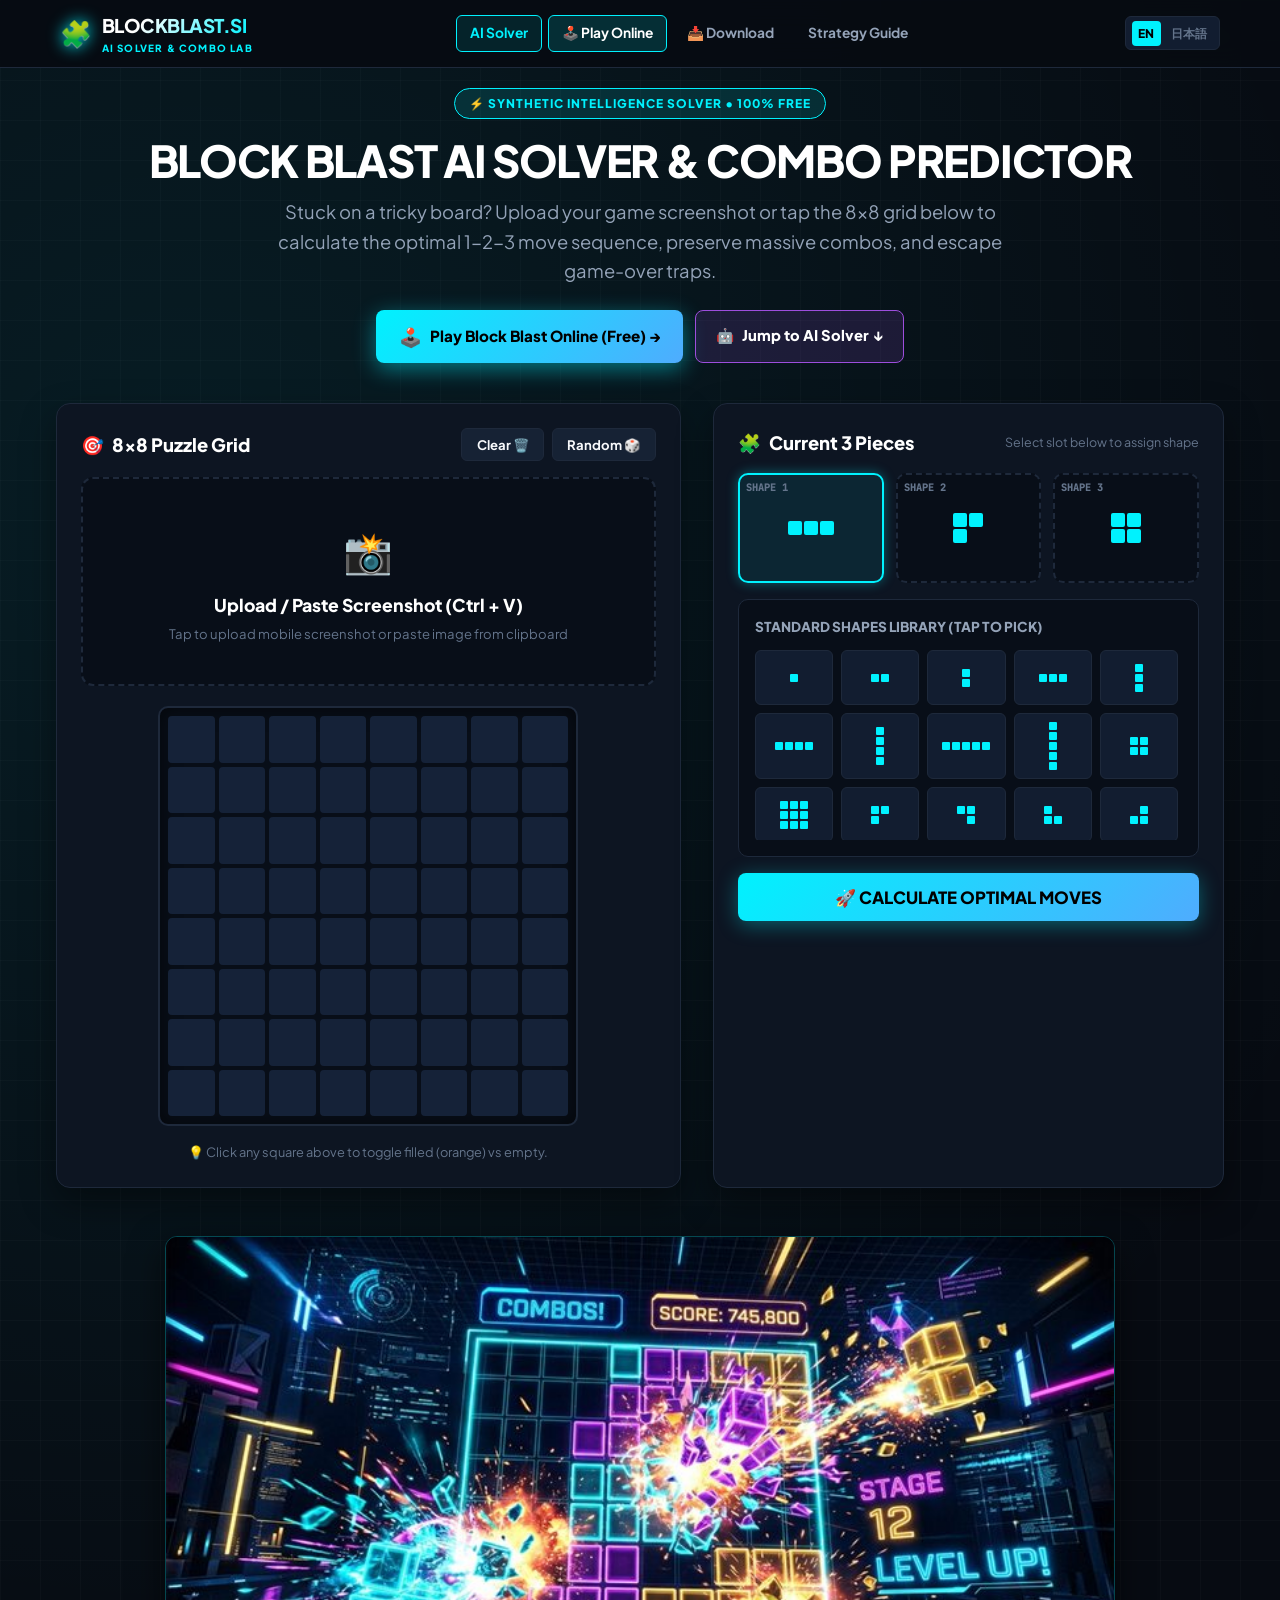
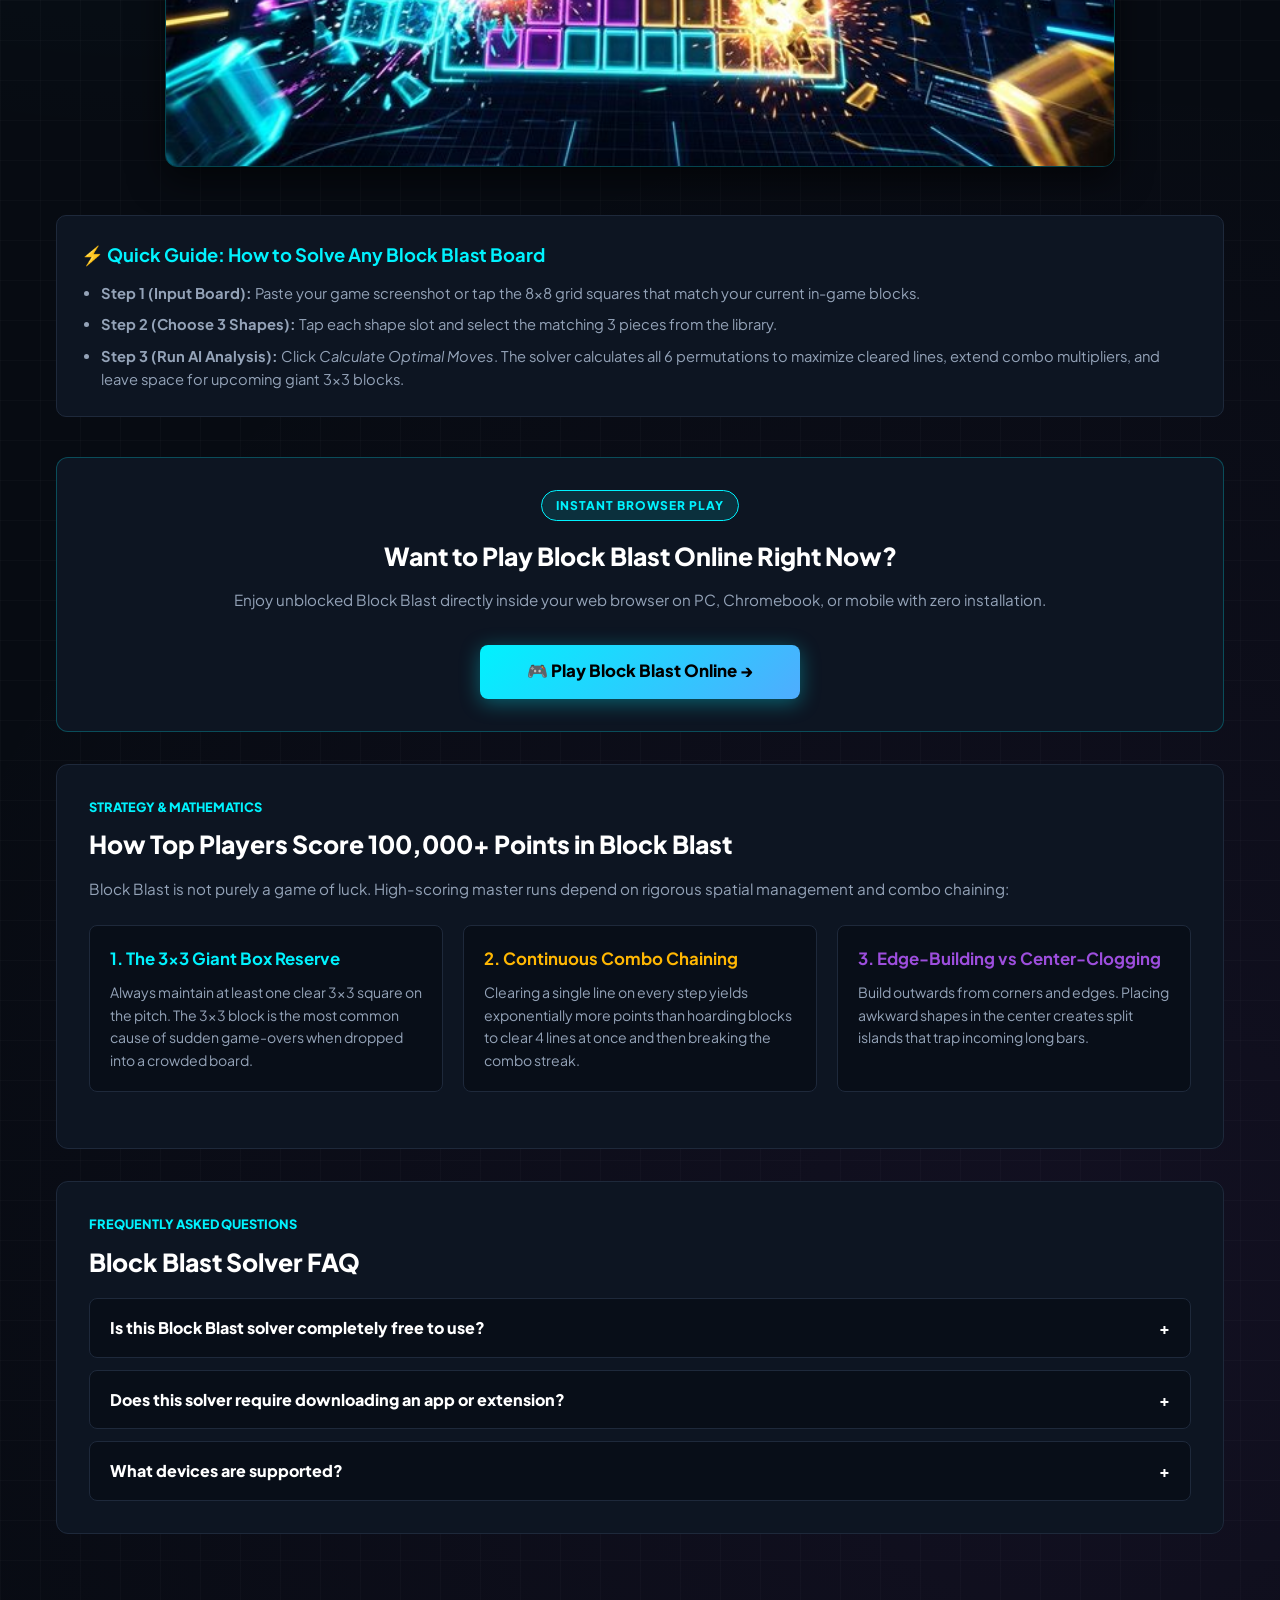
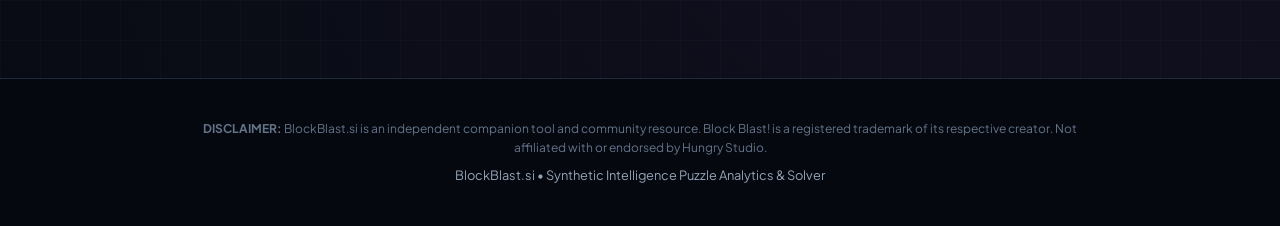
<file: index.html>
<!DOCTYPE html>
<html lang="en">
<head>
  <meta charset="UTF-8">
  <meta name="viewport" content="width=device-width, initial-scale=1.0">
  <title>Block Blast Solver AI - Instant Screenshot & 8x8 Grid Solution (Free)</title>
  <meta name="description" content="Free AI-powered Block Blast Solver. Upload screenshots or tap the 8x8 grid to calculate the optimal 1-2-3 move sequence, keep 50+ combos alive, and beat high score records.">
  <meta name="keywords" content="block blast solver, block blast solver ai, block blast solver picture, block blast screenshot solver, block blast solver online, block blast cheat calculator">
  
  <link rel="canonical" href="https://blockblast.si/">
  <link rel="alternate" hreflang="en" href="https://blockblast.si/">
  <link rel="alternate" hreflang="ja" href="https://blockblast.si/ja/">
  
  <!-- Open Graph / Social -->
  <meta property="og:title" content="Block Blast Solver AI - Best Move & High Score Calculator">
  <meta property="og:description" content="Instant AI solver for Block Blast. Upload your board screenshot or select blocks to see step-by-step optimal placements.">
  <meta property="og:type" content="website">
  <meta property="og:url" content="https://blockblast.si/">
  <meta property="og:image" content="https://blockblast.si/images/blockblast-hero.jpg">
  
  <link rel="icon" href="data:image/svg+xml,<svg xmlns=%22http://www.w3.org/2000/svg%22 viewBox=%220 0 100 100%22><text y=%22.9em%22 font-size=%2290%22>🧩</text></svg>">

  <!-- Google Fonts -->
  <link rel="preconnect" href="https://fonts.googleapis.com">
  <link rel="preconnect" href="https://fonts.gstatic.com" crossorigin>
  <link href="https://fonts.googleapis.com/css2?family=Plus+Jakarta+Sans:wght@400;500;600;700;800;900&family=JetBrains+Mono:wght@600;700;800&display=swap" rel="stylesheet">
  
  <link rel="stylesheet" href="/style.css">

  <!-- Structured Data JSON-LD -->
  <script type="application/ld+json">
  {
    "@context": "https://schema.org",
    "@graph": [
      {
        "@type": "WebApplication",
        "name": "Block Blast Solver AI",
        "url": "https://blockblast.si/",
        "applicationCategory": "GameApplication",
        "operatingSystem": "All",
        "description": "AI-powered puzzle solver and combo predictor for Block Blast. Analyzes 8x8 boards and computes optimal 3-piece placement paths.",
        "offers": {
          "@type": "Offer",
          "price": "0",
          "priceCurrency": "USD"
        }
      },
      {
        "@type": "FAQPage",
        "mainEntity": [
          {
            "@type": "Question",
            "name": "How does the Block Blast AI Solver work?",
            "acceptedAnswer": {
              "@type": "Answer",
              "text": "The solver uses a heuristic tree-search algorithm. It calculates all permutations of placing your 3 current pieces on the 8x8 board, scoring each path based on line clears, combo continuation, and future space preservation for 3x3 blocks."
            }
          },
          {
            "@type": "Question",
            "name": "Can I upload a screenshot from my phone to solve Block Blast?",
            "acceptedAnswer": {
              "@type": "Answer",
              "text": "Yes! You can paste a screenshot (Ctrl+V) or upload an image file from your iOS or Android device. Our client-side image analyzer automatically detects filled grid cells."
            }
          },
          {
            "@type": "Question",
            "name": "How do you maintain a 50+ combo streak in Block Blast?",
            "acceptedAnswer": {
              "@type": "Answer",
              "text": "To maintain high combos, clear at least one row or column on every single move. Avoid filling the center, keep a 3x3 open zone for giant pieces, and clear intersecting lines simultaneously."
            }
          }
        ]
      }
    ]
  }
  </script>
  <script defer src="/_site-analytics.js"></script>
</head>
<body>
  <!-- Header Bar -->
  <header class="site-header">
    <div class="header-content">
      <a href="/" class="brand-logo">
        <span class="brand-icon">🧩</span>
        <div class="logo-text">
          <span class="brand-title">BLOCKBLAST.SI</span>
          <span class="brand-sub">AI SOLVER & COMBO LAB</span>
        </div>
      </a>
      <nav class="top-nav" id="siteNav">
        <a href="/" class="nav-link active">AI Solver</a>
        <a href="/play-online/" class="nav-link" style="background: rgba(0, 242, 254, 0.15); color: #fff; border-color: var(--primary-accent);">🕹️ Play Online</a>
        <a href="/download/" class="nav-link">📥 Download</a>
        <a href="/how-it-works/" class="nav-link">Strategy Guide</a>
      </nav>
      <div class="header-right">
        <div class="lang-switch">
          <a href="/" class="lang-btn active">EN</a>
          <a href="/ja/" class="lang-btn">日本語</a>
        </div>
        <button class="mobile-menu-toggle" id="menuToggle" aria-label="Toggle navigation menu">☰</button>
      </div>
    </div>
  </header>

  <!-- Main Container -->
  <main class="main-content">
    <!-- Hero Banner -->
    <section class="hero-section">
      <div class="badge-tag">⚡ SYNTHETIC INTELLIGENCE SOLVER • 100% FREE</div>
      <h1 class="hero-title">BLOCK BLAST AI SOLVER & COMBO PREDICTOR</h1>
      <p class="hero-sub">
        Stuck on a tricky board? Upload your game screenshot or tap the 8×8 grid below to calculate the optimal 1-2-3 move sequence, preserve massive combos, and escape game-over traps.
      </p>

      <!-- Quick Action CTA Buttons (Mobile & Desktop Prominent Entry) -->
      <div style="display: flex; justify-content: center; gap: 0.75rem; flex-wrap: wrap; margin-bottom: 1.5rem;">
        <a href="/play-online/" class="btn-secondary" style="background: linear-gradient(135deg, #00f2fe, #4facfe); color: #000; font-weight: 900; font-size: 0.95rem; padding: 0.75rem 1.4rem; text-decoration: none; border: none; box-shadow: 0 6px 22px rgba(0, 242, 254, 0.45); display: inline-flex; align-items: center; gap: 0.5rem; border-radius: 8px;">
          <span style="font-size: 1.15rem;">🕹️</span> Play Block Blast Online (Free) →
        </a>
        <a href="#solverWorkspace" class="btn-secondary" style="background: rgba(157, 78, 221, 0.15); border: 1px solid var(--accent-purple); color: #fff; font-weight: 800; font-size: 0.92rem; padding: 0.75rem 1.25rem; text-decoration: none; display: inline-flex; align-items: center; gap: 0.5rem; border-radius: 8px;">
          <span>🤖</span> Jump to AI Solver ↓
        </a>
      </div>
    </section>

    <!-- Interactive Solver Workspace -->
    <div id="solverWorkspace" class="solver-workspace">
      <!-- Left Column: 8x8 Board & Dropzone -->
      <div class="solver-card">
        <div class="card-header-flex">
          <div class="card-title">
            <span>🎯</span> 8×8 Puzzle Grid
          </div>
          <div class="grid-actions">
            <button id="clearBoardBtn" class="btn-secondary" type="button">Clear 🗑️</button>
            <button id="fillRandomBtn" class="btn-secondary" type="button">Random 🎲</button>
          </div>
        </div>

        <!-- Screenshot Upload Dropzone -->
        <div id="dropzone" class="dropzone-box" style="margin-bottom: 1.25rem;">
          <input type="file" id="screenshotInput" accept="image/*" style="display: none;">
          <div class="dropzone-icon">📸</div>
          <div class="dropzone-title">Upload / Paste Screenshot (Ctrl + V)</div>
          <div class="dropzone-hint">Tap to upload mobile screenshot or paste image from clipboard</div>
        </div>

        <!-- Interactive 8x8 Board -->
        <div class="board-container">
          <div id="boardGrid" class="grid-8x8"></div>
          <div style="font-size: 0.8rem; color: var(--text-dim); text-align: center;">
            💡 Click any square above to toggle filled (orange) vs empty.
          </div>
        </div>
      </div>

      <!-- Right Column: Piece Selector & Solution Path -->
      <div class="solver-card">
        <div class="card-header-flex">
          <div class="card-title">
            <span>🧩</span> Current 3 Pieces
          </div>
          <span style="font-size: 0.78rem; color: var(--text-dim);">Select slot below to assign shape</span>
        </div>

        <!-- 3 Piece Slots -->
        <div class="slot-list">
          <div id="slot-0" class="piece-slot selected"></div>
          <div id="slot-1" class="piece-slot"></div>
          <div id="slot-2" class="piece-slot"></div>
        </div>

        <!-- Shape Picker Library -->
        <div class="shape-library-box">
          <div class="shape-library-title">
            <span>STANDARD SHAPES LIBRARY (TAP TO PICK)</span>
          </div>
          <div id="shapeLibrary" class="shape-grid"></div>
        </div>

        <!-- Solve Action Button -->
        <button id="solveBtn" class="solve-btn" type="button">
          <span>🚀 CALCULATE OPTIMAL MOVES</span>
        </button>

        <!-- Solution Panel Output -->
        <div id="solutionPanel" class="solution-panel" style="display: none;">
          <div style="font-size: 0.95rem; font-weight: 800; color: #fff; margin-bottom: 0.75rem; display: flex; justify-content: space-between;">
            <span>✨ AI RECOMMENDED PATH</span>
            <span style="color: var(--primary-accent);">3 Steps Found</span>
          </div>
          <div id="solutionList"></div>
          <div style="font-size: 0.75rem; color: var(--text-dim); margin-top: 0.5rem; text-align: center;">
            Click any step above to highlight placement on the 8×8 board.
          </div>
        </div>
      </div>
    </div>

    <!-- AI Hero Visual Showcase -->
    <div style="max-width: 950px; margin: 0 auto 3rem auto; border-radius: 12px; overflow: hidden; border: 1px solid var(--border-glow); box-shadow: 0 12px 35px rgba(0,0,0,0.6);">
      <img src="/images/blockblast-hero.jpg" alt="Block Blast AI Solver and Combo Lab Interface" loading="lazy" width="720" height="405" style="width: 100%; height: auto; display: block;">
    </div>

    <!-- Quick Direct Answer Box (SEO / AI Engine Optimization) -->
    <div class="geo-direct-answer" style="background: var(--bg-card); border: 1px solid var(--border-color); border-radius: 10px; padding: 1.5rem; margin-bottom: 2.5rem;">
      <h3 style="color: var(--primary-accent); margin-bottom: 0.75rem; font-size: 1.15rem;">⚡ Quick Guide: How to Solve Any Block Blast Board</h3>
      <ul style="color: var(--text-muted); padding-left: 1.25rem; font-size: 0.92rem; display: flex; flex-direction: column; gap: 0.5rem;">
        <li><strong>Step 1 (Input Board):</strong> Paste your game screenshot or tap the 8×8 grid squares that match your current in-game blocks.</li>
        <li><strong>Step 2 (Choose 3 Shapes):</strong> Tap each shape slot and select the matching 3 pieces from the library.</li>
        <li><strong>Step 3 (Run AI Analysis):</strong> Click <em>Calculate Optimal Moves</em>. The solver calculates all 6 permutations to maximize cleared lines, extend combo multipliers, and leave space for upcoming giant 3x3 blocks.</li>
      </ul>
    </div>

    <!-- Section 1: Play Online CTA Banner -->
    <section class="content-block" style="text-align: center; border-color: var(--border-glow);">
      <div class="badge-tag">INSTANT BROWSER PLAY</div>
      <h2>Want to Play Block Blast Online Right Now?</h2>
      <p>
        Enjoy unblocked Block Blast directly inside your web browser on PC, Chromebook, or mobile with zero installation.
      </p>
      <a href="/play-online/" class="solve-btn" style="max-width: 320px; margin: 1rem auto 0 auto; text-decoration: none;">
        <span>🎮 Play Block Blast Online →</span>
      </a>
    </section>

    <!-- Section 2: Pro Combo Strategy & Survival Formula -->
    <section class="content-block">
      <div class="section-badge" style="color: var(--primary-accent); font-weight: 800; font-size: 0.8rem; margin-bottom: 0.5rem;">STRATEGY & MATHEMATICS</div>
      <h2>How Top Players Score 100,000+ Points in Block Blast</h2>
      <p>
        Block Blast is not purely a game of luck. High-scoring master runs depend on rigorous spatial management and combo chaining:
      </p>

      <div style="display: grid; grid-template-columns: repeat(auto-fit, minmax(280px, 1fr)); gap: 1.25rem; margin: 1.5rem 0;">
        <div style="background: #080e18; padding: 1.25rem; border-radius: 8px; border: 1px solid var(--border-color);">
          <h3 style="color: var(--primary-accent); font-size: 1.05rem; margin-bottom: 0.5rem;">1. The 3×3 Giant Box Reserve</h3>
          <p style="font-size: 0.88rem; color: var(--text-muted); margin: 0;">
            Always maintain at least one clear 3×3 square on the pitch. The 3×3 block is the most common cause of sudden game-overs when dropped into a crowded board.
          </p>
        </div>
        <div style="background: #080e18; padding: 1.25rem; border-radius: 8px; border: 1px solid var(--border-color);">
          <h3 style="color: var(--accent-gold); font-size: 1.05rem; margin-bottom: 0.5rem;">2. Continuous Combo Chaining</h3>
          <p style="font-size: 0.88rem; color: var(--text-muted); margin: 0;">
            Clearing a single line on every step yields exponentially more points than hoarding blocks to clear 4 lines at once and then breaking the combo streak.
          </p>
        </div>
        <div style="background: #080e18; padding: 1.25rem; border-radius: 8px; border: 1px solid var(--border-color);">
          <h3 style="color: var(--accent-purple); font-size: 1.05rem; margin-bottom: 0.5rem;">3. Edge-Building vs Center-Clogging</h3>
          <p style="font-size: 0.88rem; color: var(--text-muted); margin: 0;">
            Build outwards from corners and edges. Placing awkward shapes in the center creates split islands that trap incoming long bars.
          </p>
        </div>
      </div>
    </section>

    <!-- FAQ Section -->
    <section class="content-block">
      <div class="section-badge" style="color: var(--primary-accent); font-weight: 800; font-size: 0.8rem; margin-bottom: 0.5rem;">FREQUENTLY ASKED QUESTIONS</div>
      <h2>Block Blast Solver FAQ</h2>

      <div class="faq-list">
        <details class="faq-item">
          <summary class="faq-question">
            <span>Is this Block Blast solver completely free to use?</span>
            <span>+</span>
          </summary>
          <div class="faq-answer">
            Yes! BlockBlast.si is 100% free with unlimited solver queries, screenshot analysis, and online web gameplay.
          </div>
        </details>

        <details class="faq-item">
          <summary class="faq-question">
            <span>Does this solver require downloading an app or extension?</span>
            <span>+</span>
          </summary>
          <div class="faq-answer">
            No installation is required. Everything runs instantly in your modern web browser using client-side JavaScript.
          </div>
        </details>

        <details class="faq-item">
          <summary class="faq-question">
            <span>What devices are supported?</span>
            <span>+</span>
          </summary>
          <div class="faq-answer">
            BlockBlast.si works seamlessly across iOS (iPhone/iPad), Android smartphones and tablets, Windows PC, Mac, and Chromebooks.
          </div>
        </details>
      </div>
    </section>
  </main>

  <!-- Site Footer -->
  <footer class="site-footer">
    <div class="footer-content">
      <p class="disclaimer-text">
        <strong>DISCLAIMER:</strong> BlockBlast.si is an independent companion tool and community resource. Block Blast! is a registered trademark of its respective creator. Not affiliated with or endorsed by Hungry Studio.
      </p>
      <p class="copyright-sub">BlockBlast.si • Synthetic Intelligence Puzzle Analytics & Solver</p>
    </div>
  </footer>

  <script src="/solver.js"></script>
  <script src="/vision.js"></script>
  <script src="/app.js"></script>
</body>
</html>
</file>
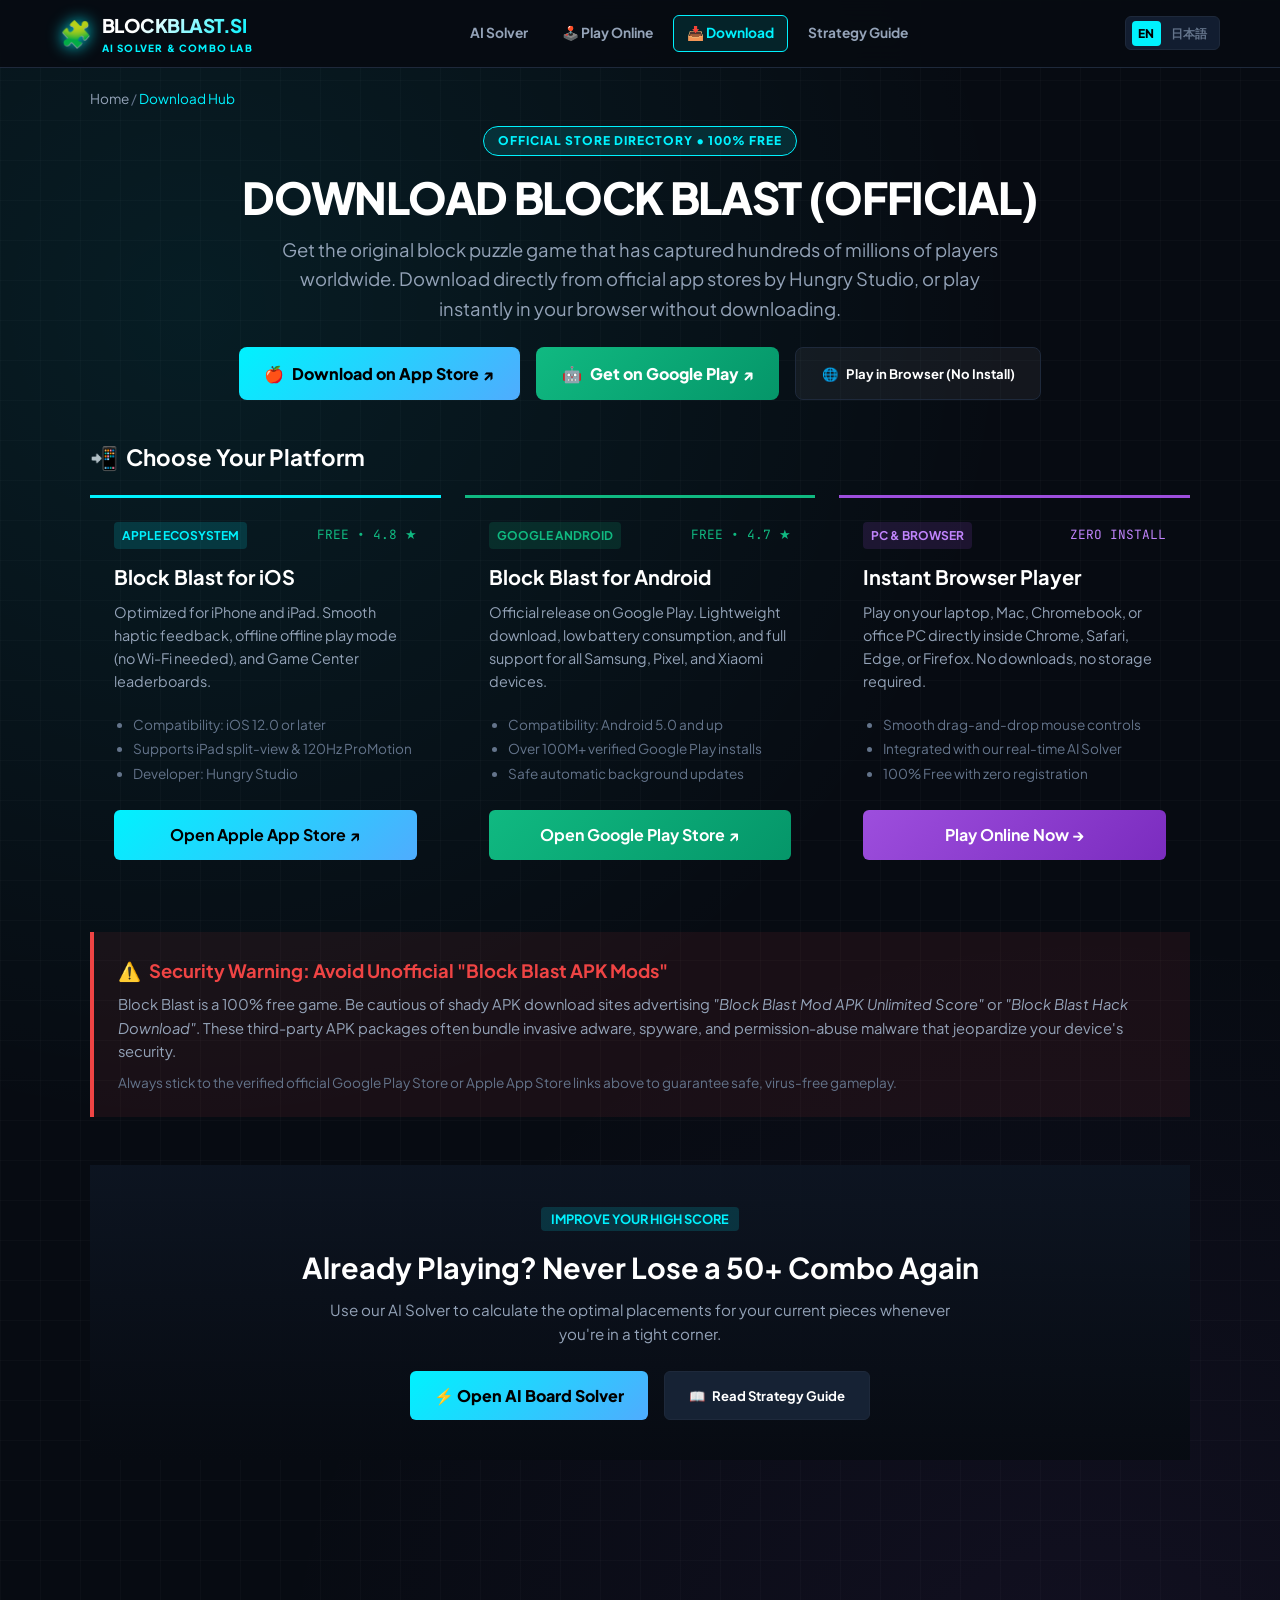
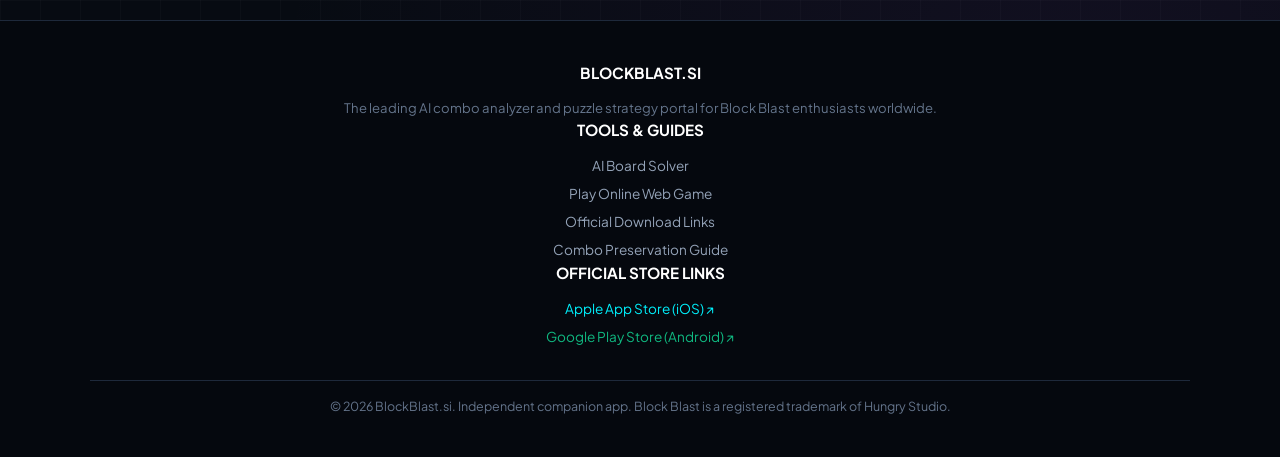
<file: download/index.html>
<!DOCTYPE html>
<html lang="en">
<head>
  <meta charset="UTF-8">
  <meta name="viewport" content="width=device-width, initial-scale=1.0">
  <title>Download Block Blast Official - iOS App Store & Android Google Play (Free)</title>
  <meta name="description" content="Download Block Blast free on iPhone, iPad, Android, and PC. Official App Store and Google Play links by Hungry Studio, plus instant browser play without installation.">
  <meta name="keywords" content="block blast download, download block blast, block blast app store, block blast google play, block blast apk, play block blast online, block blast pc">

  <link rel="canonical" href="https://blockblast.si/download/">
  <link rel="alternate" hreflang="en" href="https://blockblast.si/download/">
  <link rel="alternate" hreflang="ja" href="https://blockblast.si/ja/">

  <!-- Open Graph -->
  <meta property="og:title" content="Download Block Blast Free - iOS App Store & Google Play">
  <meta property="og:description" content="Verified download directory for the official Block Blast mobile game by Hungry Studio. Direct links to App Store, Google Play, and instant web play.">
  <meta property="og:type" content="website">
  <meta property="og:url" content="https://blockblast.si/download/">
  <meta property="og:image" content="https://blockblast.si/images/blockblast-hero.jpg">

  <link rel="icon" href="data:image/svg+xml,<svg xmlns=%22http://www.w3.org/2000/svg%22 viewBox=%220 0 100 100%22><text y=%22.9em%22 font-size=%2290%22>🧩</text></svg>">

  <!-- Google Fonts -->
  <link rel="preconnect" href="https://fonts.googleapis.com">
  <link rel="preconnect" href="https://fonts.gstatic.com" crossorigin>
  <link href="https://fonts.googleapis.com/css2?family=Plus+Jakarta+Sans:wght@400;500;600;700;800;900&family=JetBrains+Mono:wght@600;700;800&display=swap" rel="stylesheet">

  <link rel="stylesheet" href="/style.css">

  <script type="application/ld+json">
  {
    "@context": "https://schema.org",
    "@graph": [
      {
        "@type": "BreadcrumbList",
        "itemListElement": [
          {
            "@type": "ListItem",
            "position": 1,
            "name": "Home",
            "item": "https://blockblast.si/"
          },
          {
            "@type": "ListItem",
            "position": 2,
            "name": "Download",
            "item": "https://blockblast.si/download/"
          }
        ]
      },
      {
        "@type": "SoftwareApplication",
        "name": "Block Blast!",
        "operatingSystem": "iOS 12.0+, Android 5.0+, Web Browser",
        "applicationCategory": "PuzzleGame",
        "offers": {
          "@type": "Offer",
          "price": "0",
          "priceCurrency": "USD"
        },
        "publisher": {
          "@type": "Organization",
          "name": "Hungry Studio"
        }
      },
      {
        "@type": "FAQPage",
        "mainEntity": [
          {
            "@type": "Question",
            "name": "Where can I download Block Blast for free?",
            "acceptedAnswer": {
              "@type": "Answer",
              "text": "Block Blast is completely free to download from the Apple App Store for iOS devices (iPhone/iPad) and the Google Play Store for Android smartphones and tablets."
            }
          },
          {
            "@type": "Question",
            "name": "Can I play Block Blast on PC without downloading an emulator?",
            "acceptedAnswer": {
              "@type": "Answer",
              "text": "Yes! You can play our full-featured WebGL browser version right at https://blockblast.si/play-online/ with zero downloads or installations required."
            }
          },
          {
            "@type": "Question",
            "name": "Are Block Blast APK mod downloads safe?",
            "acceptedAnswer": {
              "@type": "Answer",
              "text": "No. Third-party APK mod websites offering 'unlimited combo hacks' or 'ad-free mods' often package adware, spyware, or trojans. Always download Block Blast directly from the official Google Play Store or Apple App Store."
            }
          }
        ]
      }
    ]
  }
  </script>
  <script defer src="/_site-analytics.js"></script>
</head>
<body>

  <!-- Header Bar -->
  <header class="site-header">
    <div class="header-content">
      <a href="/" class="brand-logo">
        <span class="brand-icon">🧩</span>
        <div class="logo-text">
          <span class="brand-title">BLOCKBLAST.SI</span>
          <span class="brand-sub">AI SOLVER & COMBO LAB</span>
        </div>
      </a>
      <nav class="top-nav" id="siteNav">
        <a href="/" class="nav-link">AI Solver</a>
        <a href="/play-online/" class="nav-link">🕹️ Play Online</a>
        <a href="/download/" class="nav-link active" style="color: var(--primary-accent); font-weight: 700;">📥 Download</a>
        <a href="/how-it-works/" class="nav-link">Strategy Guide</a>
      </nav>
      <div class="header-right">
        <div class="lang-switch">
          <a href="/download/" class="lang-btn active">EN</a>
          <a href="/ja/" class="lang-btn">日本語</a>
        </div>
        <button class="mobile-menu-toggle" id="menuToggle" aria-label="Toggle navigation menu">☰</button>
      </div>
    </div>
  </header>

  <!-- Main Container -->
  <main class="main-content">
    <div style="font-size: 0.85rem; color: var(--text-dim); margin-bottom: 1rem; max-width: 1100px; margin-left: auto; margin-right: auto;">
      <a href="/" style="color: var(--text-muted); text-decoration: none;">Home</a> / <span style="color: var(--primary-accent);">Download Hub</span>
    </div>

    <!-- Hero Banner -->
    <section class="hero-section" style="margin-bottom: 2.5rem;">
      <div class="badge-tag">OFFICIAL STORE DIRECTORY • 100% FREE</div>
      <h1 class="hero-title">DOWNLOAD BLOCK BLAST (OFFICIAL)</h1>
      <p class="hero-sub">
        Get the original block puzzle game that has captured hundreds of millions of players worldwide. Download directly from official app stores by Hungry Studio, or play instantly in your browser without downloading.
      </p>

      <div style="margin-top: 1.5rem; display: flex; gap: 1rem; justify-content: center; flex-wrap: wrap;">
        <a href="https://apps.apple.com/app/block-blast/id1612445839" target="_blank" rel="noopener noreferrer" class="btn-primary" style="display: inline-flex; align-items: center; gap: 0.5rem; background: linear-gradient(135deg, #00f2fe, #4facfe); color: #000; padding: 0.85rem 1.6rem; border-radius: 8px; font-weight: 800; text-decoration: none;">
          <span>🍎</span> Download on App Store ↗
        </a>
        <a href="https://play.google.com/store/apps/details?id=com.stac.blockpuzzle" target="_blank" rel="noopener noreferrer" class="btn-primary" style="display: inline-flex; align-items: center; gap: 0.5rem; background: linear-gradient(135deg, #10b981, #059669); color: #fff; padding: 0.85rem 1.6rem; border-radius: 8px; font-weight: 800; text-decoration: none;">
          <span>🤖</span> Get on Google Play ↗
        </a>
        <a href="/play-online/" class="btn-secondary" style="display: inline-flex; align-items: center; gap: 0.5rem; background: rgba(255, 255, 255, 0.05); border: 1px solid var(--border-color); color: #fff; padding: 0.85rem 1.6rem; border-radius: 8px; font-weight: 700; text-decoration: none;">
          <span>🌐</span> Play in Browser (No Install)
        </a>
      </div>
    </section>

    <!-- Platform Cards Grid -->
    <section style="max-width: 1100px; margin: 0 auto 3rem;">
      <h2 style="font-size: 1.4rem; color: #fff; margin-bottom: 1.2rem; display: flex; align-items: center; gap: 0.5rem;">
        <span>📲</span> Choose Your Platform
      </h2>

      <div style="display: grid; grid-template-columns: repeat(auto-fit, minmax(300px, 1fr)); gap: 1.5rem;">
        
        <!-- Apple iOS -->
        <div class="card" style="border-top: 3px solid #00f2fe; padding: 1.5rem; display: flex; flex-direction: column; justify-content: space-between;">
          <div>
            <div style="display: flex; justify-content: space-between; align-items: center; margin-bottom: 0.75rem;">
              <span class="badge" style="background: rgba(0,242,254,0.15); color: #00f2fe; padding: 4px 8px; border-radius: 4px; font-size: 0.75rem; font-weight: 700;">APPLE ECOSYSTEM</span>
              <span style="font-size: 0.8rem; color: var(--accent-green); font-family: var(--font-mono);">FREE • 4.8 ★</span>
            </div>
            <h3 style="color: #fff; font-size: 1.25rem; margin-bottom: 0.5rem;">Block Blast for iOS</h3>
            <p style="color: var(--text-muted); font-size: 0.9rem; line-height: 1.6; margin-bottom: 1.2rem;">
              Optimized for iPhone and iPad. Smooth haptic feedback, offline offline play mode (no Wi-Fi needed), and Game Center leaderboards.
            </p>
            <ul style="color: var(--text-dim); font-size: 0.85rem; line-height: 1.8; margin-bottom: 1.5rem; padding-left: 1.2rem;">
              <li>Compatibility: iOS 12.0 or later</li>
              <li>Supports iPad split-view & 120Hz ProMotion</li>
              <li>Developer: Hungry Studio</li>
            </ul>
          </div>
          <a href="https://apps.apple.com/app/block-blast/id1612445839" target="_blank" rel="noopener noreferrer" class="btn-primary" style="display: block; text-align: center; text-decoration: none; background: linear-gradient(135deg, #00f2fe, #4facfe); color: #000; font-weight: 700; padding: 0.75rem; border-radius: 6px;">
            Open Apple App Store ↗
          </a>
        </div>

        <!-- Android Google Play -->
        <div class="card" style="border-top: 3px solid #10b981; padding: 1.5rem; display: flex; flex-direction: column; justify-content: space-between;">
          <div>
            <div style="display: flex; justify-content: space-between; align-items: center; margin-bottom: 0.75rem;">
              <span class="badge" style="background: rgba(16,185,129,0.15); color: #10b981; padding: 4px 8px; border-radius: 4px; font-size: 0.75rem; font-weight: 700;">GOOGLE ANDROID</span>
              <span style="font-size: 0.8rem; color: var(--accent-green); font-family: var(--font-mono);">FREE • 4.7 ★</span>
            </div>
            <h3 style="color: #fff; font-size: 1.25rem; margin-bottom: 0.5rem;">Block Blast for Android</h3>
            <p style="color: var(--text-muted); font-size: 0.9rem; line-height: 1.6; margin-bottom: 1.2rem;">
              Official release on Google Play. Lightweight download, low battery consumption, and full support for all Samsung, Pixel, and Xiaomi devices.
            </p>
            <ul style="color: var(--text-dim); font-size: 0.85rem; line-height: 1.8; margin-bottom: 1.5rem; padding-left: 1.2rem;">
              <li>Compatibility: Android 5.0 and up</li>
              <li>Over 100M+ verified Google Play installs</li>
              <li>Safe automatic background updates</li>
            </ul>
          </div>
          <a href="https://play.google.com/store/apps/details?id=com.stac.blockpuzzle" target="_blank" rel="noopener noreferrer" class="btn-primary" style="display: block; text-align: center; text-decoration: none; background: linear-gradient(135deg, #10b981, #059669); color: #fff; font-weight: 700; padding: 0.75rem; border-radius: 6px;">
            Open Google Play Store ↗
          </a>
        </div>

        <!-- Browser / PC -->
        <div class="card" style="border-top: 3px solid #9d4edd; padding: 1.5rem; display: flex; flex-direction: column; justify-content: space-between;">
          <div>
            <div style="display: flex; justify-content: space-between; align-items: center; margin-bottom: 0.75rem;">
              <span class="badge" style="background: rgba(157,78,221,0.15); color: #c084fc; padding: 4px 8px; border-radius: 4px; font-size: 0.75rem; font-weight: 700;">PC & BROWSER</span>
              <span style="font-size: 0.8rem; color: #c084fc; font-family: var(--font-mono);">ZERO INSTALL</span>
            </div>
            <h3 style="color: #fff; font-size: 1.25rem; margin-bottom: 0.5rem;">Instant Browser Player</h3>
            <p style="color: var(--text-muted); font-size: 0.9rem; line-height: 1.6; margin-bottom: 1.2rem;">
              Play on your laptop, Mac, Chromebook, or office PC directly inside Chrome, Safari, Edge, or Firefox. No downloads, no storage required.
            </p>
            <ul style="color: var(--text-dim); font-size: 0.85rem; line-height: 1.8; margin-bottom: 1.5rem; padding-left: 1.2rem;">
              <li>Smooth drag-and-drop mouse controls</li>
              <li>Integrated with our real-time AI Solver</li>
              <li>100% Free with zero registration</li>
            </ul>
          </div>
          <a href="/play-online/" class="btn-primary" style="display: block; text-align: center; text-decoration: none; background: linear-gradient(135deg, #9d4edd, #7b2cbf); color: #fff; font-weight: 700; padding: 0.75rem; border-radius: 6px;">
            Play Online Now →
          </a>
        </div>

      </div>
    </section>

    <!-- Security Warning (Anti-Scam) -->
    <section class="card" style="max-width: 1100px; margin: 0 auto 3rem; border-left: 4px solid var(--accent-red); background: rgba(239, 68, 68, 0.08); padding: 1.5rem;">
      <h3 style="color: var(--accent-red); font-size: 1.15rem; margin-bottom: 0.5rem; display: flex; align-items: center; gap: 0.5rem;">
        <span>⚠️</span> Security Warning: Avoid Unofficial "Block Blast APK Mods"
      </h3>
      <p style="color: var(--text-muted); font-size: 0.92rem; line-height: 1.6; margin-bottom: 0.5rem;">
        Block Blast is a 100% free game. Be cautious of shady APK download sites advertising <em>"Block Blast Mod APK Unlimited Score"</em> or <em>"Block Blast Hack Download"</em>. These third-party APK packages often bundle invasive adware, spyware, and permission-abuse malware that jeopardize your device's security.
      </p>
      <p style="color: var(--text-dim); font-size: 0.85rem;">
        Always stick to the verified official Google Play Store or Apple App Store links above to guarantee safe, virus-free gameplay.
      </p>
    </section>

    <!-- Cross-Link to AI Solver -->
    <section class="card" style="max-width: 1100px; margin: 0 auto 3rem; text-align: center; padding: 2.5rem 1.5rem; background: linear-gradient(180deg, rgba(13, 21, 34, 0.9) 0%, rgba(7, 11, 18, 0.95) 100%);">
      <span class="badge" style="background: rgba(0,242,254,0.15); color: var(--primary-accent); padding: 4px 10px; border-radius: 4px; font-size: 0.8rem; font-weight: 700;">IMPROVE YOUR HIGH SCORE</span>
      <h2 style="font-size: 1.8rem; color: #fff; margin: 0.8rem 0 0.5rem;">
        Already Playing? Never Lose a 50+ Combo Again
      </h2>
      <p style="color: var(--text-muted); max-width: 650px; margin: 0 auto 1.5rem; font-size: 0.95rem;">
        Use our AI Solver to calculate the optimal placements for your current pieces whenever you're in a tight corner.
      </p>
      <div style="display: flex; justify-content: center; gap: 1rem; flex-wrap: wrap;">
        <a href="/" class="btn-primary" style="padding: 0.75rem 1.5rem; text-decoration: none; background: linear-gradient(135deg, #00f2fe, #4facfe); color: #000; font-weight: 800; border-radius: 6px;">
          <span>⚡</span> Open AI Board Solver
        </a>
        <a href="/how-it-works/" class="btn-secondary" style="padding: 0.75rem 1.5rem; text-decoration: none; border: 1px solid var(--border-color); color: #fff; border-radius: 6px;">
          <span>📖</span> Read Strategy Guide
        </a>
      </div>
    </section>

  </main>

  <!-- Site Footer -->
  <footer class="site-footer">
    <div class="footer-container">
      <div class="footer-col">
        <h4 style="color: #fff; margin-bottom: 0.8rem; font-size: 0.95rem;">BLOCKBLAST.SI</h4>
        <p style="color: var(--text-dim); font-size: 0.82rem; line-height: 1.5;">
          The leading AI combo analyzer and puzzle strategy portal for Block Blast enthusiasts worldwide.
        </p>
      </div>
      <div class="footer-col">
        <h4 style="color: #fff; margin-bottom: 0.8rem; font-size: 0.95rem;">TOOLS & GUIDES</h4>
        <div style="display: flex; flex-direction: column; gap: 0.4rem; font-size: 0.85rem;">
          <a href="/" style="color: var(--text-muted); text-decoration: none;">AI Board Solver</a>
          <a href="/play-online/" style="color: var(--text-muted); text-decoration: none;">Play Online Web Game</a>
          <a href="/download/" style="color: var(--text-muted); text-decoration: none;">Official Download Links</a>
          <a href="/how-it-works/" style="color: var(--text-muted); text-decoration: none;">Combo Preservation Guide</a>
        </div>
      </div>
      <div class="footer-col">
        <h4 style="color: #fff; margin-bottom: 0.8rem; font-size: 0.95rem;">OFFICIAL STORE LINKS</h4>
        <div style="display: flex; flex-direction: column; gap: 0.4rem; font-size: 0.85rem;">
          <a href="https://apps.apple.com/app/block-blast/id1612445839" target="_blank" rel="noopener noreferrer" style="color: var(--primary-accent); text-decoration: none;">Apple App Store (iOS) ↗</a>
          <a href="https://play.google.com/store/apps/details?id=com.stac.blockpuzzle" target="_blank" rel="noopener noreferrer" style="color: var(--accent-green); text-decoration: none;">Google Play Store (Android) ↗</a>
        </div>
      </div>
    </div>
    <div style="max-width: 1100px; margin: 2rem auto 0; padding-top: 1rem; border-top: 1px solid var(--border-color); text-align: center; color: var(--text-dim); font-size: 0.78rem;">
      &copy; 2026 BlockBlast.si. Independent companion app. Block Blast is a registered trademark of Hungry Studio.
    </div>
  </footer>

  <script>
    document.getElementById('menuToggle')?.addEventListener('click', function() {
      document.getElementById('siteNav')?.classList.toggle('active');
    });
  </script>
</body>
</html>
</file>
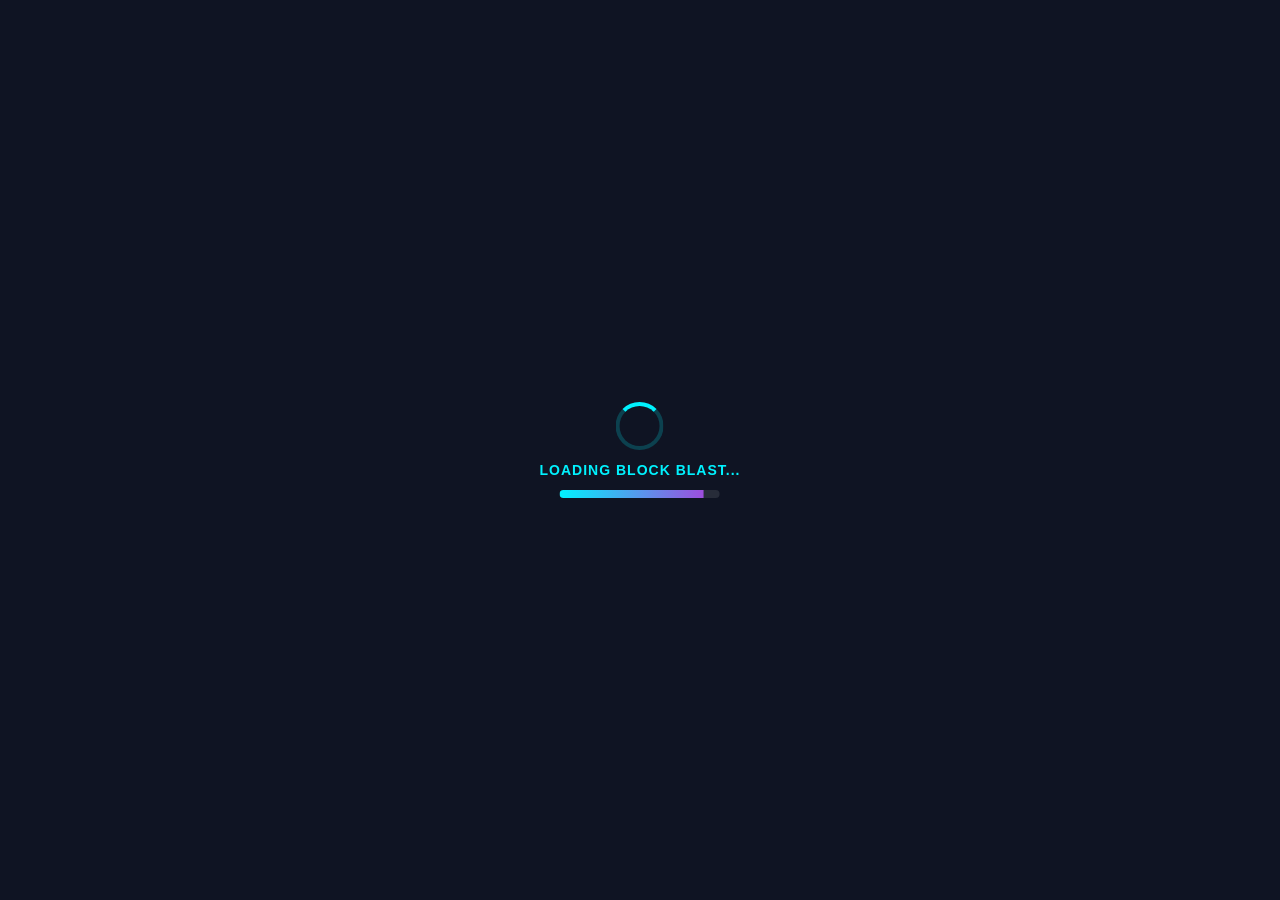
<file: game/index.html>
<!DOCTYPE html>
<html lang="en">
<head>
  <meta charset="utf-8">
  <meta name="viewport" content="width=device-width, initial-scale=1.0, maximum-scale=1.0, user-scalable=no">
  <title>Block Blast Puzzle</title>
  <style>
    * {
      box-sizing: border-box;
      margin: 0;
      padding: 0;
      user-select: none;
      -webkit-user-select: none;
      -webkit-touch-callout: none;
    }
    html, body {
      width: 100%;
      height: 100%;
      overflow: hidden;
      background: #0f1423;
      touch-action: none;
      overscroll-behavior: none;
    }
    #unity-container {
      position: absolute;
      width: 100%;
      height: 100%;
      display: flex;
      align-items: center;
      justify-content: center;
    }
    #unity-canvas {
      width: 100%;
      height: 100%;
      background: #0f1423;
      touch-action: none;
      cursor: grab;
    }
    #unity-canvas:active {
      cursor: grabbing;
    }
    #unity-loading-bar {
      position: absolute;
      left: 50%;
      top: 50%;
      transform: translate(-50%, -50%);
      display: flex;
      flex-direction: column;
      align-items: center;
      gap: 12px;
      z-index: 10;
    }
    .loading-spinner {
      width: 48px;
      height: 48px;
      border: 4px solid rgba(0, 242, 254, 0.2);
      border-top-color: #00f2fe;
      border-radius: 50%;
      animation: spin 0.9s linear infinite;
    }
    .loading-text {
      color: #00f2fe;
      font-family: -apple-system, BlinkMacSystemFont, "Segoe UI", Roboto, sans-serif;
      font-size: 14px;
      font-weight: 700;
      letter-spacing: 1px;
    }
    #unity-progress-bar-empty {
      width: 160px;
      height: 8px;
      background: rgba(255, 255, 255, 0.1);
      border-radius: 4px;
      overflow: hidden;
    }
    #unity-progress-bar-full {
      width: 0%;
      height: 100%;
      background: linear-gradient(90deg, #00f2fe, #9d4edd);
      transition: width 0.2s ease;
    }
    @keyframes spin {
      to { transform: rotate(360deg); }
    }
  </style>
  <script defer src="/_site-analytics.js"></script>
</head>
<body>
  <div id="unity-container">
    <canvas id="unity-canvas" width="1080" height="1920" tabindex="-1"></canvas>
    <div id="unity-loading-bar">
      <div class="loading-spinner"></div>
      <div class="loading-text">LOADING BLOCK BLAST...</div>
      <div id="unity-progress-bar-empty">
        <div id="unity-progress-bar-full"></div>
      </div>
    </div>
  </div>

  <script>
    const canvas = document.querySelector("#unity-canvas");
    const loadingBar = document.querySelector("#unity-loading-bar");
    const progressBarFull = document.querySelector("#unity-progress-bar-full");

    // Prevent default touch dragging so all gesture movement goes directly into the canvas
    canvas.addEventListener('touchstart', (e) => { e.preventDefault(); }, { passive: false });
    canvas.addEventListener('touchmove', (e) => { e.preventDefault(); }, { passive: false });
    canvas.addEventListener('touchend', (e) => { e.preventDefault(); }, { passive: false });

    const buildUrl = "Build";
    const loaderUrl = buildUrl + "/BlockBlast1.1-8.loader.js";
    const config = {
      dataUrl: buildUrl + "/BlockBlast1.1-8.data.unityweb",
      frameworkUrl: buildUrl + "/BlockBlast1.1-8.framework.js.unityweb",
      codeUrl: buildUrl + "/BlockBlast1.1-8.wasm.unityweb",
      streamingAssetsUrl: "StreamingAssets",
      companyName: "BlockBlast",
      productName: "Block Blast Web",
      productVersion: "1.1",
      showBanner: () => {}
    };

    const script = document.createElement("script");
    script.src = loaderUrl;
    script.onload = () => {
      createUnityInstance(canvas, config, (progress) => {
        progressBarFull.style.width = (100 * progress) + "%";
      }).then(() => {
        loadingBar.style.display = "none";
      }).catch((err) => {
        console.error(err);
      });
    };
    document.body.appendChild(script);
  </script>
</body>
</html>
</file>
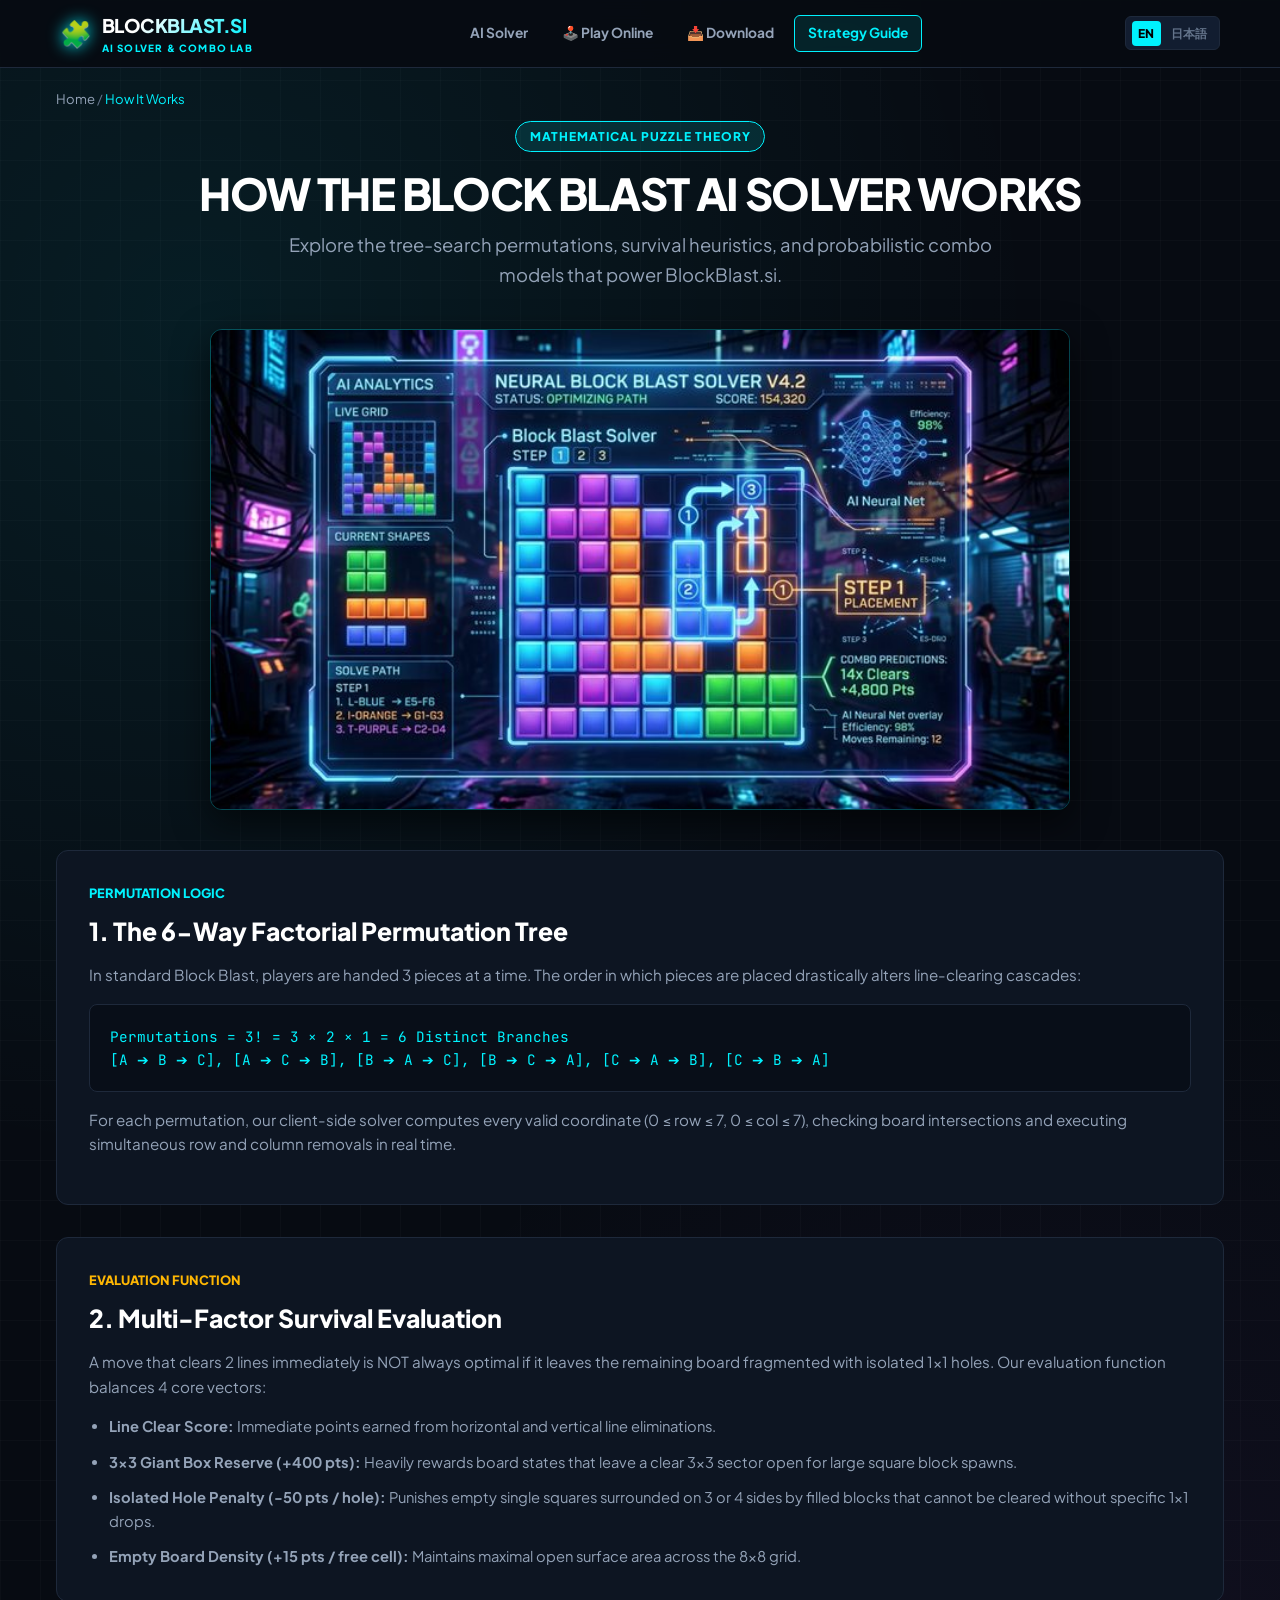
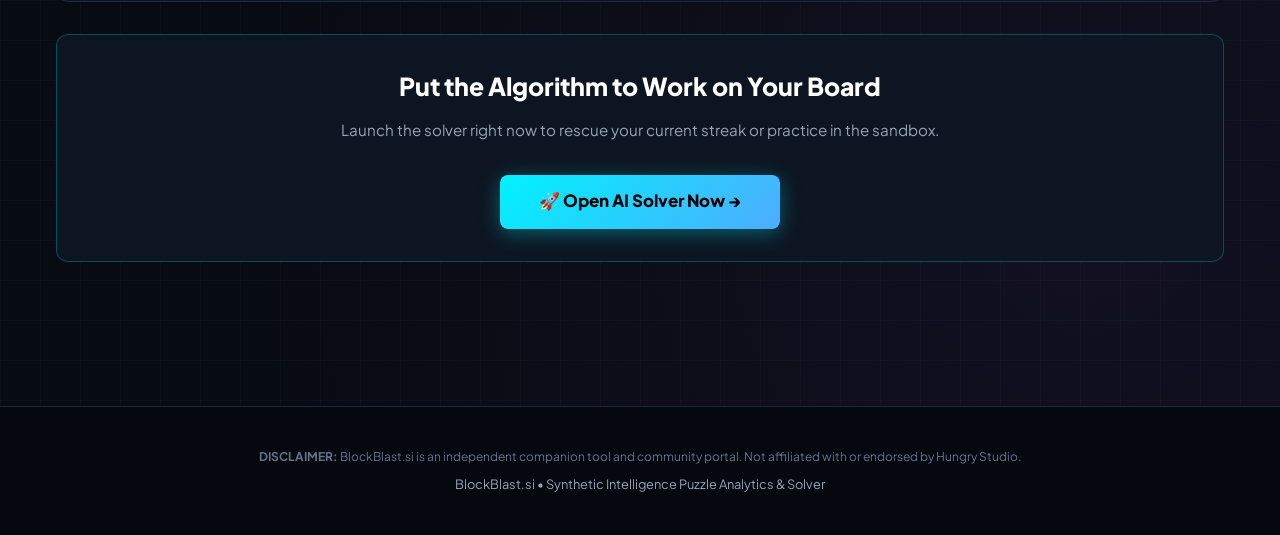
<file: how-it-works/index.html>
<!DOCTYPE html>
<html lang="en">
<head>
  <meta charset="UTF-8">
  <meta name="viewport" content="width=device-width, initial-scale=1.0">
  <title>How the Block Blast AI Solver Works - Algorithm & Strategy Guide</title>
  <meta name="description" content="Discover the mathematics and heuristic search algorithms behind the Block Blast AI Solver. Learn how to maintain 50+ combo chains and prevent sudden game-overs.">
  <meta name="keywords" content="block blast algorithm, how block blast solver works, block blast strategy math, block blast combo formula">
  
  <link rel="canonical" href="https://blockblast.si/how-it-works/">
  <link rel="icon" href="data:image/svg+xml,<svg xmlns=%22http://www.w3.org/2000/svg%22 viewBox=%220 0 100 100%22><text y=%22.9em%22 font-size=%2290%22>🧩</text></svg>">

  <!-- Google Fonts -->
  <link rel="preconnect" href="https://fonts.googleapis.com">
  <link rel="preconnect" href="https://fonts.gstatic.com" crossorigin>
  <link href="https://fonts.googleapis.com/css2?family=Plus+Jakarta+Sans:wght@400;500;600;700;800;900&family=JetBrains+Mono:wght@600;700&display=swap" rel="stylesheet">
  
  <link rel="stylesheet" href="/style.css">
  <script defer src="/_site-analytics.js"></script>
</head>
<body>
  <!-- Header Bar -->
  <header class="site-header">
    <div class="header-content">
      <a href="/" class="brand-logo">
        <span class="brand-icon">🧩</span>
        <div class="logo-text">
          <span class="brand-title">BLOCKBLAST.SI</span>
          <span class="brand-sub">AI SOLVER & COMBO LAB</span>
        </div>
      </a>
      <nav class="top-nav" id="siteNav">
        <a href="/" class="nav-link">AI Solver</a>
        <a href="/play-online/" class="nav-link">🕹️ Play Online</a>
        <a href="/download/" class="nav-link">📥 Download</a>
        <a href="/how-it-works/" class="nav-link active">Strategy Guide</a>
      </nav>
      <div class="header-right">
        <div class="lang-switch">
          <a href="/how-it-works/" class="lang-btn active">EN</a>
          <a href="/ja/" class="lang-btn">日本語</a>
        </div>
        <button class="mobile-menu-toggle" id="menuToggle" aria-label="Toggle navigation menu">☰</button>
      </div>
    </div>
  </header>

  <!-- Main Container -->
  <main class="main-content">
    <div style="font-size: 0.82rem; color: var(--text-dim); margin-bottom: 0.75rem;">
      <a href="/" style="color: var(--text-muted); text-decoration: none;">Home</a> / <span style="color: var(--primary-accent);">How It Works</span>
    </div>

    <section class="hero-section">
      <div class="badge-tag">MATHEMATICAL PUZZLE THEORY</div>
      <h1 class="hero-title">HOW THE BLOCK BLAST AI SOLVER WORKS</h1>
      <p class="hero-sub">
        Explore the tree-search permutations, survival heuristics, and probabilistic combo models that power BlockBlast.si.
      </p>
    </section>

    <!-- AI Solver Visual Showcase -->
    <div style="max-width: 860px; margin: 0 auto 2.5rem auto; border-radius: 12px; overflow: hidden; border: 1px solid var(--border-glow); box-shadow: 0 12px 35px rgba(0,0,0,0.6);">
      <img src="/images/ai-solver-demo.jpg" alt="Neural Block Blast Solver Analytics Demonstration" loading="lazy" width="720" height="405" style="width: 100%; height: auto; display: block;">
    </div>

    <!-- Section 1: Tree Search Permutations -->
    <section class="content-block">
      <div class="section-badge" style="color: var(--primary-accent); font-weight: 800; font-size: 0.8rem; margin-bottom: 0.5rem;">PERMUTATION LOGIC</div>
      <h2>1. The 6-Way Factorial Permutation Tree</h2>
      <p>
        In standard Block Blast, players are handed 3 pieces at a time. The order in which pieces are placed drastically alters line-clearing cascades:
      </p>

      <div style="background: #080e18; padding: 1.25rem; border-radius: 8px; border: 1px solid var(--border-color); font-family: var(--font-mono); font-size: 0.9rem; color: var(--primary-accent); margin: 1rem 0;">
        Permutations = 3! = 3 × 2 × 1 = 6 Distinct Branches<br>
        [A ➔ B ➔ C], [A ➔ C ➔ B], [B ➔ A ➔ C], [B ➔ C ➔ A], [C ➔ A ➔ B], [C ➔ B ➔ A]
      </div>
      <p>
        For each permutation, our client-side solver computes every valid coordinate (0 ≤ row ≤ 7, 0 ≤ col ≤ 7), checking board intersections and executing simultaneous row and column removals in real time.
      </p>
    </section>

    <!-- Section 2: Heuristic Scoring Function -->
    <section class="content-block">
      <div class="section-badge" style="color: var(--accent-gold); font-weight: 800; font-size: 0.8rem; margin-bottom: 0.5rem;">EVALUATION FUNCTION</div>
      <h2>2. Multi-Factor Survival Evaluation</h2>
      <p>
        A move that clears 2 lines immediately is NOT always optimal if it leaves the remaining board fragmented with isolated 1x1 holes. Our evaluation function balances 4 core vectors:
      </p>

      <ul style="color: var(--text-muted); padding-left: 1.25rem; font-size: 0.92rem; display: flex; flex-direction: column; gap: 0.75rem; margin-top: 1rem;">
        <li><strong>Line Clear Score:</strong> Immediate points earned from horizontal and vertical line eliminations.</li>
        <li><strong>3×3 Giant Box Reserve (+400 pts):</strong> Heavily rewards board states that leave a clear 3×3 sector open for large square block spawns.</li>
        <li><strong>Isolated Hole Penalty (-50 pts / hole):</strong> Punishes empty single squares surrounded on 3 or 4 sides by filled blocks that cannot be cleared without specific 1x1 drops.</li>
        <li><strong>Empty Board Density (+15 pts / free cell):</strong> Maintains maximal open surface area across the 8×8 grid.</li>
      </ul>
    </section>

    <!-- CTA Section -->
    <section class="content-block" style="text-align: center; border-color: var(--border-glow);">
      <h2>Put the Algorithm to Work on Your Board</h2>
      <p>Launch the solver right now to rescue your current streak or practice in the sandbox.</p>
      <a href="/" class="solve-btn" style="max-width: 280px; margin: 1rem auto 0 auto; text-decoration: none;">
        <span>🚀 Open AI Solver Now →</span>
      </a>
    </section>
  </main>

  <!-- Site Footer -->
  <footer class="site-footer">
    <div class="footer-content">
      <p class="disclaimer-text">
        <strong>DISCLAIMER:</strong> BlockBlast.si is an independent companion tool and community portal. Not affiliated with or endorsed by Hungry Studio.
      </p>
      <p class="copyright-sub">BlockBlast.si • Synthetic Intelligence Puzzle Analytics & Solver</p>
    </div>
  </footer>

  <script>
    const menuToggle = document.getElementById('menuToggle');
    const siteNav = document.getElementById('siteNav');
    if (menuToggle && siteNav) {
      menuToggle.addEventListener('click', () => {
        siteNav.classList.toggle('open');
      });
    }
  </script>
</body>
</html>
</file>
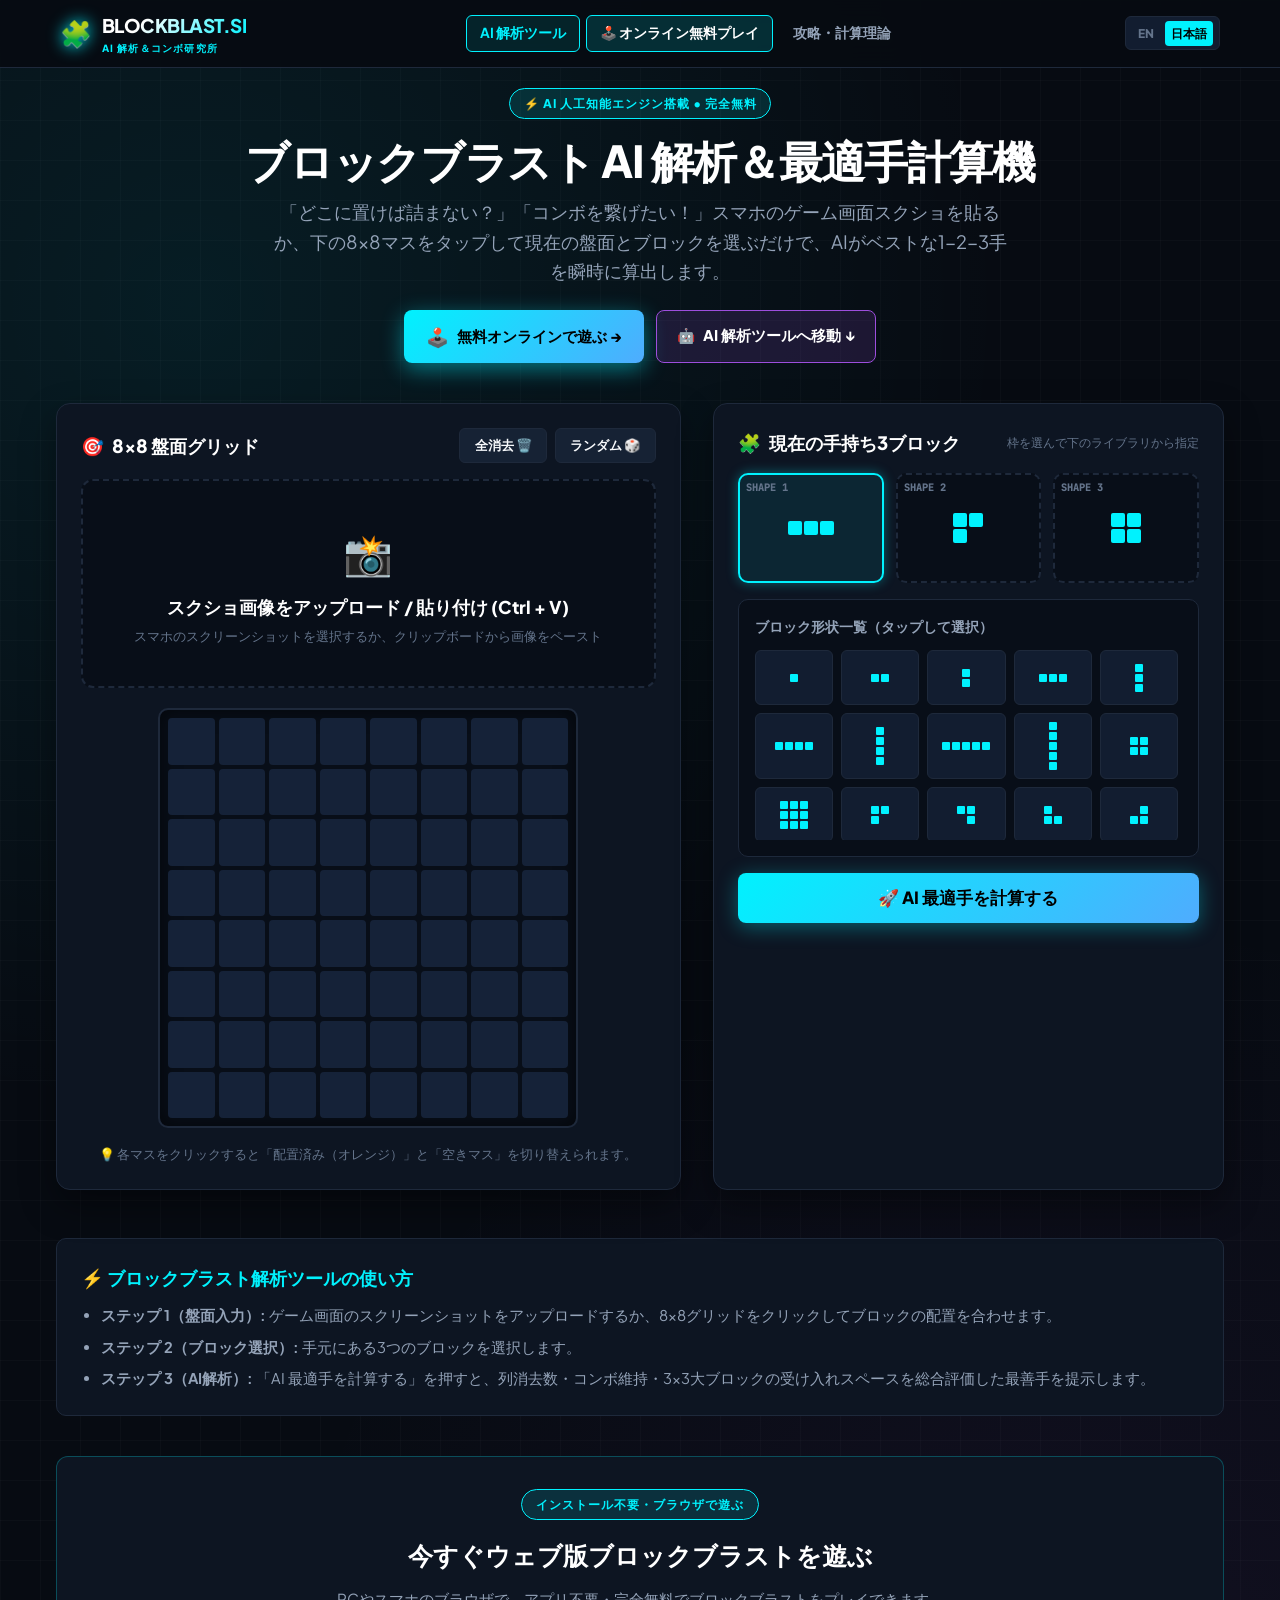
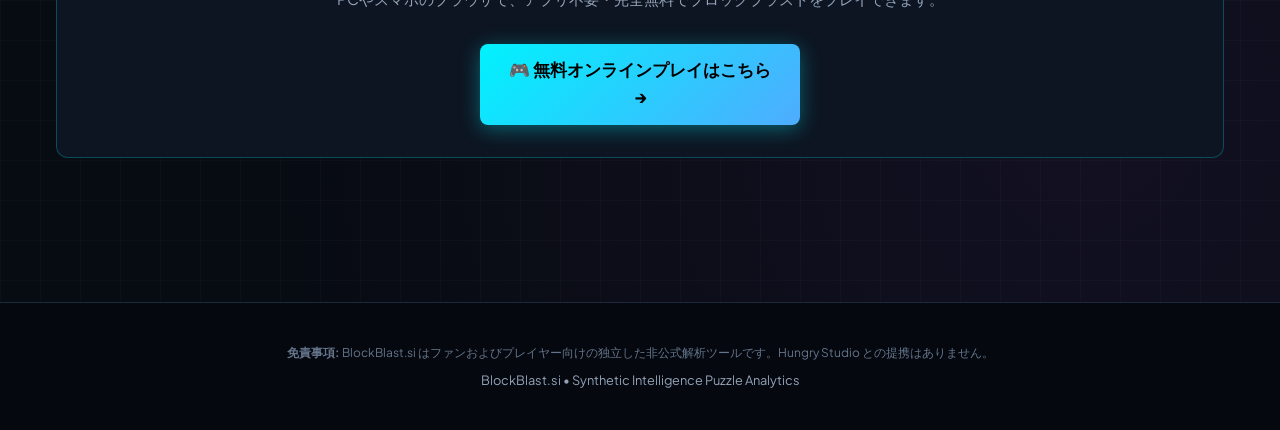
<file: ja/index.html>
<!DOCTYPE html>
<html lang="ja">
<head>
  <meta charset="UTF-8">
  <meta name="viewport" content="width=device-width, initial-scale=1.0">
  <title>ブロックブラスト AI 解析・最適手計算ツール (無料) - Block Blast Solver</title>
  <meta name="description" content="ブロックブラスト（Block Blast）のAI自動解析・最適手計算ツール。スクリーンショットの画像認識や8×8グリッド入力で、コンボを維持してハイスコア（10万点超え）を叩き出す1-2-3ステップの最適配置を瞬時に計算します。">
  <meta name="keywords" content="ブロックブラスト 解答, ブロックブラスト AI, ブロックブラスト 攻略, ブロックブラスト 計算機, block blast solver 日本語, ブロックパズル 最適手">
  
  <link rel="canonical" href="https://blockblast.si/ja/">
  <link rel="alternate" hreflang="en" href="https://blockblast.si/">
  <link rel="alternate" hreflang="ja" href="https://blockblast.si/ja/">
  
  <!-- Open Graph -->
  <meta property="og:title" content="ブロックブラスト AI 解析・最適手計算ツール">
  <meta property="og:description" content="画像認識＆8x8盤面入力でブロックブラストの最高スコア・連撃コンボ手順を瞬時に算出！">
  <meta property="og:type" content="website">
  <meta property="og:url" content="https://blockblast.si/ja/">
  <meta property="og:image" content="https://blockblast.si/images/blockblast-hero.jpg">
  
  <link rel="icon" href="data:image/svg+xml,<svg xmlns=%22http://www.w3.org/2000/svg%22 viewBox=%220 0 100 100%22><text y=%22.9em%22 font-size=%2290%22>🧩</text></svg>">

  <!-- Google Fonts -->
  <link rel="preconnect" href="https://fonts.googleapis.com">
  <link rel="preconnect" href="https://fonts.gstatic.com" crossorigin>
  <link href="https://fonts.googleapis.com/css2?family=Plus+Jakarta+Sans:wght@400;500;600;700;800;900&family=JetBrains+Mono:wght@600;700;800&display=swap" rel="stylesheet">
  
  <link rel="stylesheet" href="/style.css">
  <script defer src="/_site-analytics.js"></script>
</head>
<body>
  <!-- Header Bar -->
  <header class="site-header">
    <div class="header-content">
      <a href="/ja/" class="brand-logo">
        <span class="brand-icon">🧩</span>
        <div class="logo-text">
          <span class="brand-title">BLOCKBLAST.SI</span>
          <span class="brand-sub">AI 解析＆コンボ研究所</span>
        </div>
      </a>
      <nav class="top-nav" id="siteNav">
        <a href="/ja/" class="nav-link active">AI 解析ツール</a>
        <a href="/ja/play-online/" class="nav-link" style="background: rgba(0, 242, 254, 0.15); color: #fff; border-color: var(--primary-accent);">🕹️ オンライン無料プレイ</a>
        <a href="/how-it-works/" class="nav-link">攻略・計算理論</a>
      </nav>
      <div class="header-right">
        <div class="lang-switch">
          <a href="/" class="lang-btn">EN</a>
          <a href="/ja/" class="lang-btn active">日本語</a>
        </div>
        <button class="mobile-menu-toggle" id="menuToggle" aria-label="メニューを開閉">☰</button>
      </div>
    </div>
  </header>

  <!-- Main Container -->
  <main class="main-content">
    <!-- Hero Banner -->
    <section class="hero-section">
      <div class="badge-tag">⚡ AI 人工知能エンジン搭載 • 完全無料</div>
      <h1 class="hero-title">ブロックブラスト AI 解析＆最適手計算機</h1>
      <p class="hero-sub">
        「どこに置けば詰まない？」「コンボを繋げたい！」スマホのゲーム画面スクショを貼るか、下の8×8マスをタップして現在の盤面とブロックを選ぶだけで、AIがベストな1-2-3手を瞬時に算出します。
      </p>

      <!-- Quick Action CTA Buttons -->
      <div style="display: flex; justify-content: center; gap: 0.75rem; flex-wrap: wrap; margin-bottom: 1.5rem;">
        <a href="/ja/play-online/" class="btn-secondary" style="background: linear-gradient(135deg, #00f2fe, #4facfe); color: #000; font-weight: 900; font-size: 0.95rem; padding: 0.75rem 1.4rem; text-decoration: none; border: none; box-shadow: 0 6px 22px rgba(0, 242, 254, 0.45); display: inline-flex; align-items: center; gap: 0.5rem; border-radius: 8px;">
          <span style="font-size: 1.15rem;">🕹️</span> 無料オンラインで遊ぶ →
        </a>
        <a href="#solverWorkspace" class="btn-secondary" style="background: rgba(157, 78, 221, 0.15); border: 1px solid var(--accent-purple); color: #fff; font-weight: 800; font-size: 0.92rem; padding: 0.75rem 1.25rem; text-decoration: none; display: inline-flex; align-items: center; gap: 0.5rem; border-radius: 8px;">
          <span>🤖</span> AI 解析ツールへ移動 ↓
        </a>
      </div>
    </section>

    <!-- Interactive Solver Workspace -->
    <div id="solverWorkspace" class="solver-workspace">
      <!-- Left Column: 8x8 Board & Dropzone -->
      <div class="solver-card">
        <div class="card-header-flex">
          <div class="card-title">
            <span>🎯</span> 8×8 盤面グリッド
          </div>
          <div class="grid-actions">
            <button id="clearBoardBtn" class="btn-secondary" type="button">全消去 🗑️</button>
            <button id="fillRandomBtn" class="btn-secondary" type="button">ランダム 🎲</button>
          </div>
        </div>

        <!-- Screenshot Upload Dropzone -->
        <div id="dropzone" class="dropzone-box" style="margin-bottom: 1.25rem;">
          <input type="file" id="screenshotInput" accept="image/*" style="display: none;">
          <div class="dropzone-icon">📸</div>
          <div class="dropzone-title">スクショ画像をアップロード / 貼り付け (Ctrl + V)</div>
          <div class="dropzone-hint">スマホのスクリーンショットを選択するか、クリップボードから画像をペースト</div>
        </div>

        <!-- Interactive 8x8 Board -->
        <div class="board-container">
          <div id="boardGrid" class="grid-8x8"></div>
          <div style="font-size: 0.8rem; color: var(--text-dim); text-align: center;">
            💡 各マスをクリックすると「配置済み（オレンジ）」と「空きマス」を切り替えられます。
          </div>
        </div>
      </div>

      <!-- Right Column: Piece Selector & Solution Path -->
      <div class="solver-card">
        <div class="card-header-flex">
          <div class="card-title">
            <span>🧩</span> 現在の手持ち3ブロック
          </div>
          <span style="font-size: 0.78rem; color: var(--text-dim);">枠を選んで下のライブラリから指定</span>
        </div>

        <!-- 3 Piece Slots -->
        <div class="slot-list">
          <div id="slot-0" class="piece-slot selected"></div>
          <div id="slot-1" class="piece-slot"></div>
          <div id="slot-2" class="piece-slot"></div>
        </div>

        <!-- Shape Picker Library -->
        <div class="shape-library-box">
          <div class="shape-library-title">
            <span>ブロック形状一覧（タップして選択）</span>
          </div>
          <div id="shapeLibrary" class="shape-grid"></div>
        </div>

        <!-- Solve Action Button -->
        <button id="solveBtn" class="solve-btn" type="button">
          <span>🚀 AI 最適手を計算する</span>
        </button>

        <!-- Solution Panel Output -->
        <div id="solutionPanel" class="solution-panel" style="display: none;">
          <div style="font-size: 0.95rem; font-weight: 800; color: #fff; margin-bottom: 0.75rem; display: flex; justify-content: space-between;">
            <span>✨ AI 推奨手順</span>
            <span style="color: var(--primary-accent);">3ステップ算出完了</span>
          </div>
          <div id="solutionList"></div>
          <div style="font-size: 0.75rem; color: var(--text-dim); margin-top: 0.5rem; text-align: center;">
            手順をクリックすると盤面上にハイライト表示されます。
          </div>
        </div>
      </div>
    </div>

    <!-- Quick Direct Answer Box -->
    <div class="geo-direct-answer" style="background: var(--bg-card); border: 1px solid var(--border-color); border-radius: 10px; padding: 1.5rem; margin-bottom: 2.5rem;">
      <h3 style="color: var(--primary-accent); margin-bottom: 0.75rem; font-size: 1.15rem;">⚡ ブロックブラスト解析ツールの使い方</h3>
      <ul style="color: var(--text-muted); padding-left: 1.25rem; font-size: 0.92rem; display: flex; flex-direction: column; gap: 0.5rem;">
        <li><strong>ステップ 1（盤面入力）:</strong> ゲーム画面のスクリーンショットをアップロードするか、8×8グリッドをクリックしてブロックの配置を合わせます。</li>
        <li><strong>ステップ 2（ブロック選択）:</strong> 手元にある3つのブロックを選択します。</li>
        <li><strong>ステップ 3（AI解析）:</strong> 「AI 最適手を計算する」を押すと、列消去数・コンボ維持・3×3大ブロックの受け入れスペースを総合評価した最善手を提示します。</li>
      </ul>
    </div>

    <!-- Play Online Banner -->
    <section class="content-block" style="text-align: center; border-color: var(--border-glow);">
      <div class="badge-tag">インストール不要・ブラウザで遊ぶ</div>
      <h2>今すぐウェブ版ブロックブラストを遊ぶ</h2>
      <p>
        PCやスマホのブラウザで、アプリ不要・完全無料でブロックブラストをプレイできます。
      </p>
      <a href="/ja/play-online/" class="solve-btn" style="max-width: 320px; margin: 1rem auto 0 auto; text-decoration: none;">
        <span>🎮 無料オンラインプレイはこちら →</span>
      </a>
    </section>
  </main>

  <!-- Site Footer -->
  <footer class="site-footer">
    <div class="footer-content">
      <p class="disclaimer-text">
        <strong>免責事項:</strong> BlockBlast.si はファンおよびプレイヤー向けの独立した非公式解析ツールです。Hungry Studio との提携はありません。
      </p>
      <p class="copyright-sub">BlockBlast.si • Synthetic Intelligence Puzzle Analytics</p>
    </div>
  </footer>

  <script src="/solver.js"></script>
  <script src="/vision.js"></script>
  <script src="/app.js"></script>
</body>
</html>
</file>
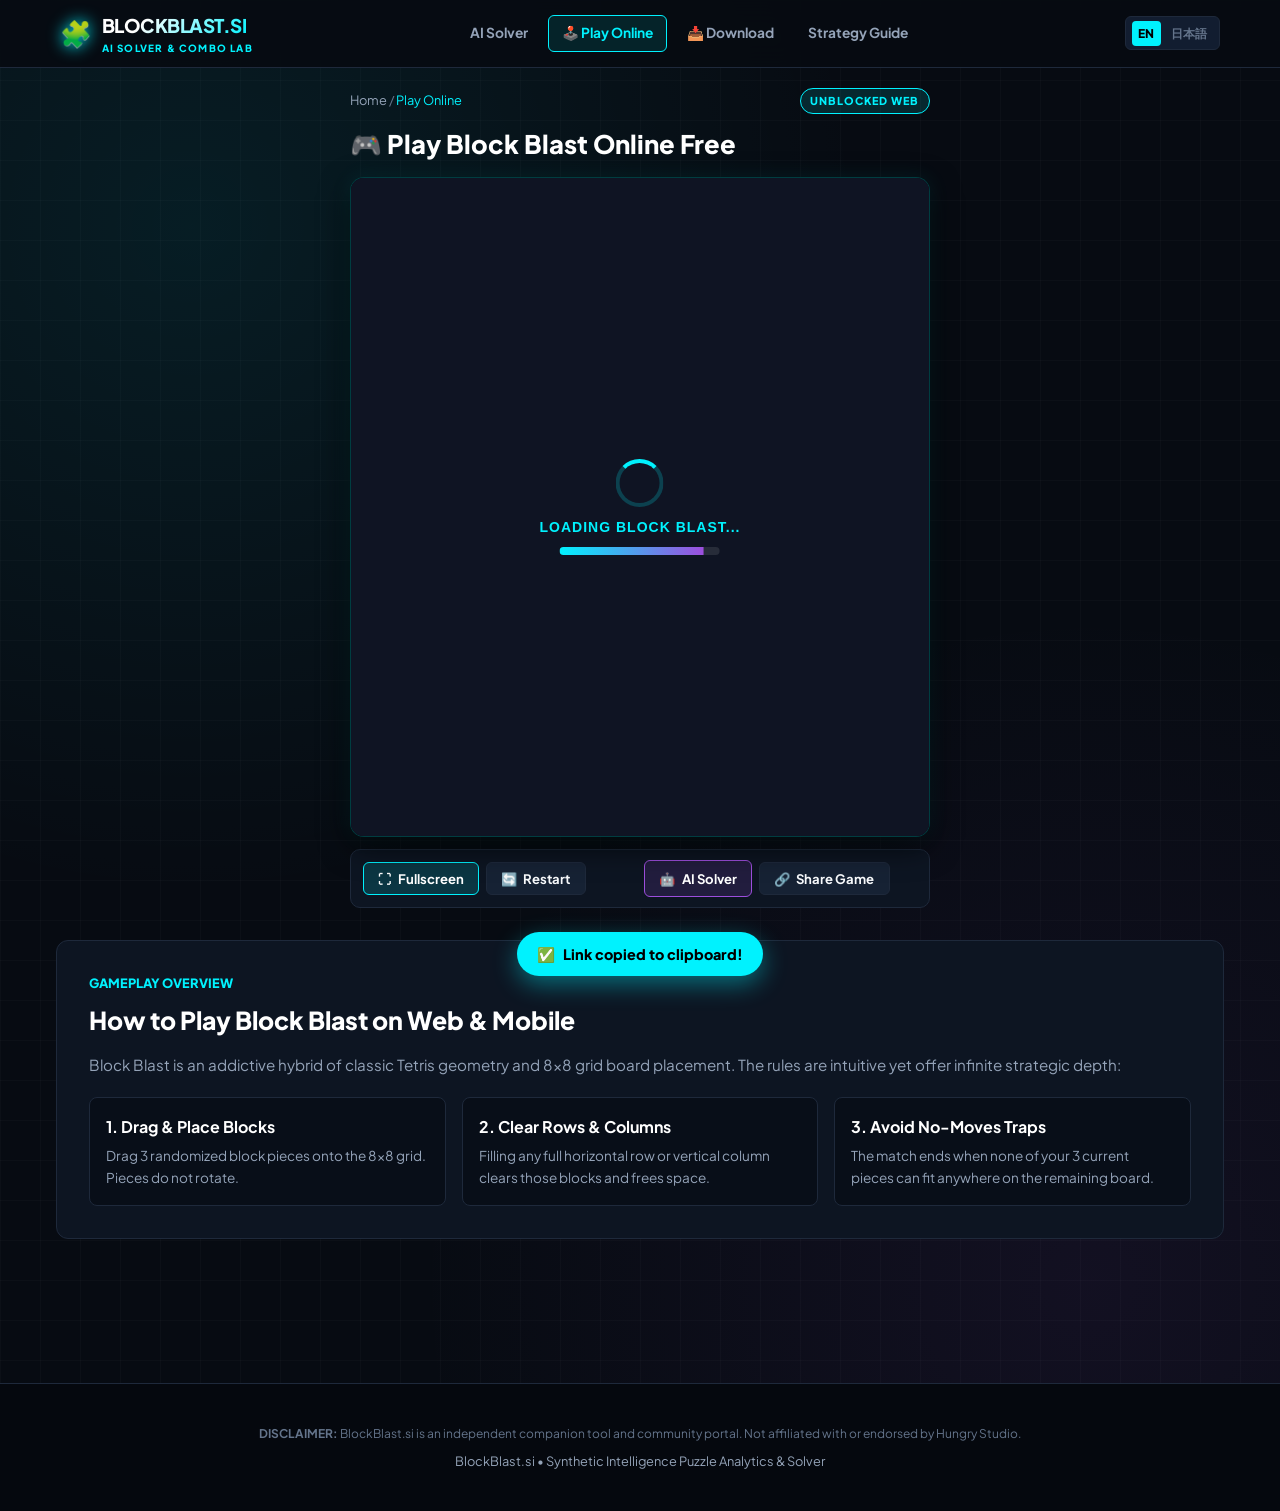
<file: play-online/index.html>
<!DOCTYPE html>
<html lang="en">
<head>
  <meta charset="UTF-8">
  <meta name="viewport" content="width=device-width, initial-scale=1.0">
  <title>Play Block Blast Online Free (Unblocked) - No Download</title>
  <meta name="description" content="Play Block Blast free online in your browser. Fit 8x8 blocks, clear lines, and trigger massive combos. 100% unblocked on PC, Chromebook, and mobile.">
  <meta name="keywords" content="play block blast online, block blast unblocked, block blast free, block blast browser game, block blast no download">
  
  <link rel="canonical" href="https://blockblast.si/play-online/">
  <link rel="alternate" hreflang="en" href="https://blockblast.si/play-online/">
  <link rel="alternate" hreflang="ja" href="https://blockblast.si/ja/play-online/">
  
  <!-- Open Graph -->
  <meta property="og:title" content="Play Block Blast Online Free (Unblocked)">
  <meta property="og:description" content="Play the viral 8x8 block puzzle game directly in your browser. Zero installation required.">
  <meta property="og:type" content="game">
  <meta property="og:url" content="https://blockblast.si/play-online/">
  
  <link rel="icon" href="data:image/svg+xml,<svg xmlns=%22http://www.w3.org/2000/svg%22 viewBox=%220 0 100 100%22><text y=%22.9em%22 font-size=%2290%22>🧩</text></svg>">

  <!-- Google Fonts -->
  <link rel="preconnect" href="https://fonts.googleapis.com">
  <link rel="preconnect" href="https://fonts.gstatic.com" crossorigin>
  <link href="https://fonts.googleapis.com/css2?family=Plus+Jakarta+Sans:wght@400;500;600;700;800;900&family=JetBrains+Mono:wght@600;700&display=swap" rel="stylesheet">
  
  <link rel="stylesheet" href="/style.css">

  <!-- Structured Data JSON-LD -->
  <script type="application/ld+json">
  {
    "@context": "https://schema.org",
    "@type": "VideoGame",
    "name": "Block Blast Web Game",
    "description": "Browser-playable 8x8 grid puzzle game where players place colored blocks to clear lines and rack up combos.",
    "url": "https://blockblast.si/play-online/",
    "playMode": "SinglePlayer",
    "applicationCategory": "Game",
    "genre": ["Puzzle", "Brain Game", "Arcade"]
  }
  </script>
  <script defer src="/_site-analytics.js"></script>
</head>
<body>
  <!-- Header Bar -->
  <header class="site-header">
    <div class="header-content">
      <a href="/" class="brand-logo">
        <span class="brand-icon">🧩</span>
        <div class="logo-text">
          <span class="brand-title">BLOCKBLAST.SI</span>
          <span class="brand-sub">AI SOLVER & COMBO LAB</span>
        </div>
      </a>
      <nav class="top-nav" id="siteNav">
        <a href="/" class="nav-link">AI Solver</a>
        <a href="/play-online/" class="nav-link active">🕹️ Play Online</a>
        <a href="/download/" class="nav-link">📥 Download</a>
        <a href="/how-it-works/" class="nav-link">Strategy Guide</a>
      </nav>
      <div class="header-right">
        <div class="lang-switch">
          <a href="/play-online/" class="lang-btn active">EN</a>
          <a href="/ja/play-online/" class="lang-btn">日本語</a>
        </div>
        <button class="mobile-menu-toggle" id="menuToggle" aria-label="Toggle navigation menu">☰</button>
      </div>
    </div>
  </header>

  <!-- Main Container -->
  <main class="main-content">
    <div class="play-game-card">
      <!-- Breadcrumbs & Title Bar -->
      <div style="display: flex; justify-content: space-between; align-items: center; margin-bottom: 0.65rem;">
        <div style="font-size: 0.8rem; color: var(--text-dim);">
          <a href="/" style="color: var(--text-muted); text-decoration: none;">Home</a> / <span style="color: var(--primary-accent);">Play Online</span>
        </div>
        <span class="badge-tag" style="margin: 0; padding: 0.2rem 0.6rem; font-size: 0.68rem;">UNBLOCKED WEB</span>
      </div>

      <h1 style="font-size: clamp(1.2rem, 3vw, 1.6rem); font-weight: 900; color: #fff; margin-bottom: 0.75rem; display: flex; align-items: center; gap: 0.4rem;">
        🎮 Play Block Blast Online Free
      </h1>

      <!-- Embedded Playable Game Iframe -->
      <div id="gameWrapper" class="game-iframe-wrapper">
        <iframe id="gameIframe" src="/game/" title="Block Blast Free Play Online" allow="fullscreen; autoplay" scrolling="no" loading="lazy"></iframe>
      </div>

      <!-- Arcade Action Toolbar -->
      <div class="game-action-toolbar">
        <div class="toolbar-group">
          <button id="fullscreenBtn" class="btn-secondary" type="button" title="Fullscreen Mode" style="background: rgba(0, 242, 254, 0.15); border-color: var(--primary-accent); color: #fff;">
            <span>⛶</span> Fullscreen
          </button>
          <button id="restartBtn" class="btn-secondary" type="button" title="Restart Game">
            <span>🔄</span> Restart
          </button>
        </div>
        <div class="toolbar-group">
          <a href="/" class="btn-secondary" style="text-decoration: none; background: rgba(157, 78, 221, 0.15); border-color: var(--accent-purple); color: #fff;">
            <span>🤖</span> AI Solver
          </a>
          <button id="shareBtn" class="btn-secondary" type="button" title="Share with friends">
            <span>🔗</span> Share Game
          </button>
        </div>
      </div>
    </div>

    <!-- Game Rules & Controls Guide -->
    <section class="content-block">
      <div class="section-badge" style="color: var(--primary-accent); font-weight: 800; font-size: 0.8rem; margin-bottom: 0.5rem;">GAMEPLAY OVERVIEW</div>
      <h2>How to Play Block Blast on Web & Mobile</h2>
      <p>
        Block Blast is an addictive hybrid of classic Tetris geometry and 8×8 grid board placement. The rules are intuitive yet offer infinite strategic depth:
      </p>

      <div style="display: grid; grid-template-columns: repeat(auto-fit, minmax(260px, 1fr)); gap: 1rem; margin-top: 1.25rem;">
        <div style="background: #080e18; padding: 1rem; border-radius: 8px; border: 1px solid var(--border-color);">
          <h4 style="color: #fff; margin-bottom: 0.35rem;">1. Drag & Place Blocks</h4>
          <p style="font-size: 0.85rem; color: var(--text-muted); margin: 0;">Drag 3 randomized block pieces onto the 8×8 grid. Pieces do not rotate.</p>
        </div>
        <div style="background: #080e18; padding: 1rem; border-radius: 8px; border: 1px solid var(--border-color);">
          <h4 style="color: #fff; margin-bottom: 0.35rem;">2. Clear Rows & Columns</h4>
          <p style="font-size: 0.85rem; color: var(--text-muted); margin: 0;">Filling any full horizontal row or vertical column clears those blocks and frees space.</p>
        </div>
        <div style="background: #080e18; padding: 1rem; border-radius: 8px; border: 1px solid var(--border-color);">
          <h4 style="color: #fff; margin-bottom: 0.35rem;">3. Avoid No-Moves Traps</h4>
          <p style="font-size: 0.85rem; color: var(--text-muted); margin: 0;">The match ends when none of your 3 current pieces can fit anywhere on the remaining board.</p>
        </div>
      </div>
    </section>
  </main>

  <!-- Share Modal Popup -->
  <div id="shareModal" class="share-modal-overlay" role="dialog" aria-modal="true" aria-labelledby="shareModalTitle">
    <div class="share-modal-card">
      <div class="share-modal-header">
        <h3 id="shareModalTitle" class="share-modal-title"><span>🚀</span> Share Block Blast</h3>
        <button id="closeShareModal" class="share-close-btn" aria-label="Close modal">×</button>
      </div>
      <p style="font-size: 0.85rem; color: var(--text-muted); margin-bottom: 1rem;">
        Challenge your friends to beat your high score or practice puzzle clearing strategies!
      </p>
      <div class="share-link-box">
        <input id="shareLinkInput" class="share-link-input" type="text" readonly value="https://blockblast.si/play-online/">
        <button id="copyShareLinkBtn" class="btn-secondary" style="background: var(--primary-accent); color: #000; font-weight: 800; border: none; white-space: nowrap;">
          Copy
        </button>
      </div>
      <div class="share-social-grid">
        <a id="shareTwitter" class="share-social-btn" href="#" target="_blank" rel="noopener">
          <span class="soc-icon">𝕏</span>
          <span>X / Twitter</span>
        </a>
        <a id="shareWhatsApp" class="share-social-btn" href="#" target="_blank" rel="noopener">
          <span class="soc-icon">💬</span>
          <span>WhatsApp</span>
        </a>
        <a id="shareTelegram" class="share-social-btn" href="#" target="_blank" rel="noopener">
          <span class="soc-icon">✈️</span>
          <span>Telegram</span>
        </a>
        <a id="shareReddit" class="share-social-btn" href="#" target="_blank" rel="noopener">
          <span class="soc-icon">👾</span>
          <span>Reddit</span>
        </a>
      </div>
    </div>
  </div>

  <!-- Toast Notification -->
  <div id="toastNotice" class="toast-notice">
    <span>✅</span>
    <span id="toastText">Link copied to clipboard!</span>
  </div>

  <!-- Site Footer -->
  <footer class="site-footer">
    <div class="footer-content">
      <p class="disclaimer-text">
        <strong>DISCLAIMER:</strong> BlockBlast.si is an independent companion tool and community portal. Not affiliated with or endorsed by Hungry Studio.
      </p>
      <p class="copyright-sub">BlockBlast.si • Synthetic Intelligence Puzzle Analytics & Solver</p>
    </div>
  </footer>

  <script>
    // Navigation Toggle for Mobile
    const menuToggle = document.getElementById('menuToggle');
    const siteNav = document.getElementById('siteNav');
    if (menuToggle && siteNav) {
      menuToggle.addEventListener('click', () => {
        siteNav.classList.toggle('open');
      });
    }

    // Arcade Toolbar Controls
    const gameWrapper = document.getElementById('gameWrapper');
    const gameIframe = document.getElementById('gameIframe');
    const fullscreenBtn = document.getElementById('fullscreenBtn');
    const restartBtn = document.getElementById('restartBtn');
    const shareBtn = document.getElementById('shareBtn');
    const shareModal = document.getElementById('shareModal');
    const closeShareModal = document.getElementById('closeShareModal');
    const copyShareLinkBtn = document.getElementById('copyShareLinkBtn');
    const shareLinkInput = document.getElementById('shareLinkInput');
    const toastNotice = document.getElementById('toastNotice');
    const toastText = document.getElementById('toastText');

    function showToast(msg) {
      if (!toastNotice) return;
      toastText.textContent = msg;
      toastNotice.classList.add('show');
      setTimeout(() => {
        toastNotice.classList.remove('show');
      }, 2500);
    }

    if (fullscreenBtn && gameWrapper) {
      fullscreenBtn.addEventListener('click', () => {
        if (gameWrapper.requestFullscreen) {
          gameWrapper.requestFullscreen();
        } else if (gameWrapper.webkitRequestFullscreen) {
          gameWrapper.webkitRequestFullscreen();
        }
      });
    }

    if (restartBtn && gameIframe) {
      restartBtn.addEventListener('click', () => {
        const src = gameIframe.src;
        gameIframe.src = '';
        setTimeout(() => { gameIframe.src = src; }, 100);
      });
    }

    // Sharing System (Native Web Share on Mobile, Modal / Clipboard fallback on Desktop)
    const shareUrl = window.location.href;
    const shareTitle = 'Play Block Blast Online Free (Unblocked) - BlockBlast.si';
    const shareDesc = 'Check out this awesome Block Blast browser game! Can you beat my high score?';

    if (shareLinkInput) {
      shareLinkInput.value = shareUrl;
    }

    // Setup social links
    const shareTwitter = document.getElementById('shareTwitter');
    const shareWhatsApp = document.getElementById('shareWhatsApp');
    const shareTelegram = document.getElementById('shareTelegram');
    const shareReddit = document.getElementById('shareReddit');

    if (shareTwitter) shareTwitter.href = `https://twitter.com/intent/tweet?text=${encodeURIComponent(shareDesc)}&url=${encodeURIComponent(shareUrl)}`;
    if (shareWhatsApp) shareWhatsApp.href = `https://api.whatsapp.com/send?text=${encodeURIComponent(shareDesc + ' ' + shareUrl)}`;
    if (shareTelegram) shareTelegram.href = `https://t.me/share/url?url=${encodeURIComponent(shareUrl)}&text=${encodeURIComponent(shareDesc)}`;
    if (shareReddit) shareReddit.href = `https://reddit.com/submit?url=${encodeURIComponent(shareUrl)}&title=${encodeURIComponent(shareTitle)}`;

    if (shareBtn) {
      shareBtn.addEventListener('click', async () => {
        if (navigator.share && /mobile|android|iphone|ipad/i.test(navigator.userAgent)) {
          try {
            await navigator.share({
              title: shareTitle,
              text: shareDesc,
              url: shareUrl
            });
            return;
          } catch (e) {
            // User cancelled or fallback to modal
          }
        }
        if (shareModal) shareModal.classList.add('open');
      });
    }

    if (closeShareModal && shareModal) {
      closeShareModal.addEventListener('click', () => {
        shareModal.classList.remove('open');
      });
      shareModal.addEventListener('click', (e) => {
        if (e.target === shareModal) shareModal.classList.remove('open');
      });
    }

    if (copyShareLinkBtn && shareLinkInput) {
      copyShareLinkBtn.addEventListener('click', () => {
        navigator.clipboard.writeText(shareLinkInput.value).then(() => {
          copyShareLinkBtn.textContent = 'Copied! 🎉';
          showToast('Link copied to clipboard!');
          setTimeout(() => { copyShareLinkBtn.textContent = 'Copy'; }, 2000);
        });
      });
    }
  </script>
</body>
</html>
</file>
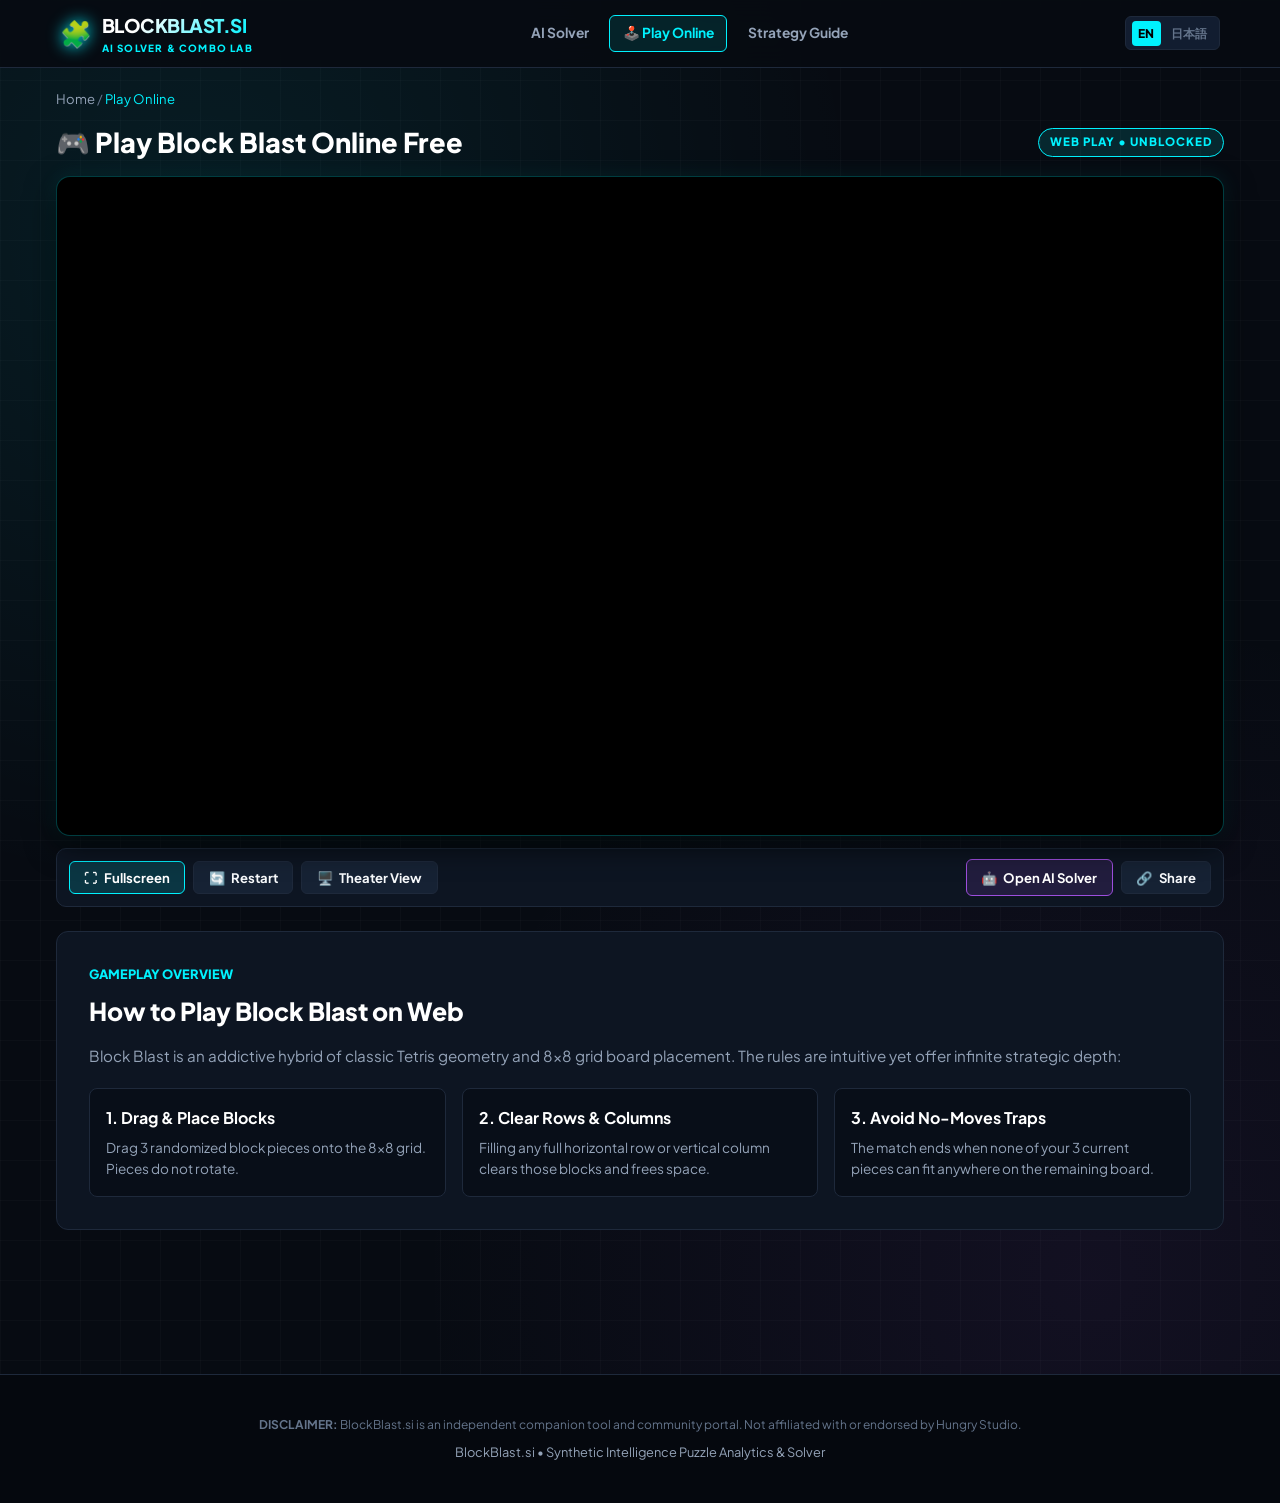
<file: play/index.html>
<!DOCTYPE html>
<html lang="en">
<head>
  <meta charset="UTF-8">
  <meta name="viewport" content="width=device-width, initial-scale=1.0">
  <title>Play Block Blast Online Free (Unblocked) - No Download</title>
  <meta name="description" content="Play Block Blast free online in your browser. Fit 8x8 blocks, clear lines, and trigger massive combos. 100% unblocked on PC, Chromebook, and mobile.">
  <meta name="keywords" content="play block blast online, block blast unblocked, block blast free, block blast browser game, block blast no download">
  
  <link rel="canonical" href="https://blockblast.si/play/">
  <link rel="alternate" hreflang="en" href="https://blockblast.si/play/">
  <link rel="alternate" hreflang="ja" href="https://blockblast.si/ja/play/">
  
  <!-- Open Graph -->
  <meta property="og:title" content="Play Block Blast Online Free (Unblocked)">
  <meta property="og:description" content="Play the viral 8x8 block puzzle game directly in your browser. Zero installation required.">
  <meta property="og:type" content="game">
  <meta property="og:url" content="https://blockblast.si/play/">
  
  <link rel="icon" href="data:image/svg+xml,<svg xmlns=%22http://www.w3.org/2000/svg%22 viewBox=%220 0 100 100%22><text y=%22.9em%22 font-size=%2290%22>🧩</text></svg>">

  <!-- Google Fonts -->
  <link rel="preconnect" href="https://fonts.googleapis.com">
  <link rel="preconnect" href="https://fonts.gstatic.com" crossorigin>
  <link href="https://fonts.googleapis.com/css2?family=Plus+Jakarta+Sans:wght@400;500;600;700;800;900&family=JetBrains+Mono:wght@600;700&display=swap" rel="stylesheet">
  
  <link rel="stylesheet" href="/style.css">

  <!-- Structured Data JSON-LD -->
  <script type="application/ld+json">
  {
    "@context": "https://schema.org",
    "@type": "VideoGame",
    "name": "Block Blast Web Game",
    "description": "Browser-playable 8x8 grid puzzle game where players place colored blocks to clear lines and rack up combos.",
    "url": "https://blockblast.si/play/",
    "playMode": "SinglePlayer",
    "applicationCategory": "Game",
    "genre": ["Puzzle", "Brain Game", "Arcade"]
  }
  </script>
</head>
<body>
  <!-- Header Bar -->
  <header class="site-header">
    <div class="header-content">
      <a href="/" class="brand-logo">
        <span class="brand-icon">🧩</span>
        <div class="logo-text">
          <span class="brand-title">BLOCKBLAST.SI</span>
          <span class="brand-sub">AI SOLVER & COMBO LAB</span>
        </div>
      </a>
      <nav class="top-nav">
        <a href="/" class="nav-link">AI Solver</a>
        <a href="/play/" class="nav-link active">🕹️ Play Online</a>
        <a href="/how-it-works/" class="nav-link">Strategy Guide</a>
      </nav>
      <div class="lang-switch">
        <a href="/play/" class="lang-btn active">EN</a>
        <a href="/ja/play/" class="lang-btn">日本語</a>
      </div>
    </div>
  </header>

  <!-- Main Container -->
  <main class="main-content">
    <!-- Breadcrumbs -->
    <div style="font-size: 0.82rem; color: var(--text-dim); margin-bottom: 0.75rem;">
      <a href="/" style="color: var(--text-muted); text-decoration: none;">Home</a> / <span style="color: var(--primary-accent);">Play Online</span>
    </div>

    <!-- Compact Title Bar -->
    <div style="display: flex; justify-content: space-between; align-items: center; flex-wrap: wrap; gap: 0.5rem; margin-bottom: 0.75rem;">
      <h1 style="font-size: clamp(1.3rem, 3vw, 1.7rem); font-weight: 900; color: #fff; margin: 0; display: flex; align-items: center; gap: 0.5rem;">
        🎮 Play Block Blast Online Free
      </h1>
      <span class="badge-tag" style="margin: 0; padding: 0.25rem 0.65rem; font-size: 0.72rem;">WEB PLAY • UNBLOCKED</span>
    </div>

    <!-- Embedded Playable Game Iframe -->
    <div id="gameWrapper" class="game-iframe-wrapper">
      <iframe id="gameIframe" src="https://blockblast2.github.io/" title="Block Blast Free Play Online" allow="fullscreen; autoplay" scrolling="no" loading="lazy"></iframe>
    </div>

    <!-- Arcade Action Toolbar -->
    <div class="game-action-toolbar">
      <div style="display: flex; gap: 0.5rem; flex-wrap: wrap;">
        <button id="fullscreenBtn" class="btn-secondary" type="button" title="Fullscreen Mode" style="background: rgba(0, 242, 254, 0.15); border-color: var(--primary-accent); color: #fff;">
          <span>⛶</span> Fullscreen
        </button>
        <button id="restartBtn" class="btn-secondary" type="button" title="Restart Game">
          <span>🔄</span> Restart
        </button>
        <button id="theaterBtn" class="btn-secondary" type="button" title="Expand View">
          <span>🖥️</span> Theater View
        </button>
      </div>

      <div style="display: flex; gap: 0.5rem; flex-wrap: wrap; align-items: center;">
        <a href="/" class="btn-secondary" style="text-decoration: none; background: rgba(157, 78, 221, 0.15); border-color: var(--accent-purple); color: #fff;">
          <span>🤖</span> Open AI Solver
        </a>
        <button id="shareBtn" class="btn-secondary" type="button">
          <span>🔗</span> Share
        </button>
      </div>
    </div>

    <!-- Game Rules & Controls Guide -->
    <section class="content-block">
      <div class="section-badge" style="color: var(--primary-accent); font-weight: 800; font-size: 0.8rem; margin-bottom: 0.5rem;">GAMEPLAY OVERVIEW</div>
      <h2>How to Play Block Blast on Web</h2>
      <p>
        Block Blast is an addictive hybrid of classic Tetris geometry and 8×8 grid board placement. The rules are intuitive yet offer infinite strategic depth:
      </p>

      <div style="display: grid; grid-template-columns: repeat(auto-fit, minmax(260px, 1fr)); gap: 1rem; margin-top: 1.25rem;">
        <div style="background: #080e18; padding: 1rem; border-radius: 8px; border: 1px solid var(--border-color);">
          <h4 style="color: #fff; margin-bottom: 0.35rem;">1. Drag & Place Blocks</h4>
          <p style="font-size: 0.85rem; color: var(--text-muted); margin: 0;">Drag 3 randomized block pieces onto the 8×8 grid. Pieces do not rotate.</p>
        </div>
        <div style="background: #080e18; padding: 1rem; border-radius: 8px; border: 1px solid var(--border-color);">
          <h4 style="color: #fff; margin-bottom: 0.35rem;">2. Clear Rows & Columns</h4>
          <p style="font-size: 0.85rem; color: var(--text-muted); margin: 0;">Filling any full horizontal row or vertical column clears those blocks and frees space.</p>
        </div>
        <div style="background: #080e18; padding: 1rem; border-radius: 8px; border: 1px solid var(--border-color);">
          <h4 style="color: #fff; margin-bottom: 0.35rem;">3. Avoid No-Moves Traps</h4>
          <p style="font-size: 0.85rem; color: var(--text-muted); margin: 0;">The match ends when none of your 3 current pieces can fit anywhere on the remaining board.</p>
        </div>
      </div>
    </section>
  </main>

  <!-- Site Footer -->
  <footer class="site-footer">
    <div class="footer-content">
      <p class="disclaimer-text">
        <strong>DISCLAIMER:</strong> BlockBlast.si is an independent companion tool and community portal. Not affiliated with or endorsed by Hungry Studio.
      </p>
      <p class="copyright-sub">BlockBlast.si • Synthetic Intelligence Puzzle Analytics & Solver</p>
    </div>
  </footer>

  <script>
    // Arcade Toolbar Controls
    const gameWrapper = document.getElementById('gameWrapper');
    const gameIframe = document.getElementById('gameIframe');
    const fullscreenBtn = document.getElementById('fullscreenBtn');
    const restartBtn = document.getElementById('restartBtn');
    const theaterBtn = document.getElementById('theaterBtn');
    const shareBtn = document.getElementById('shareBtn');

    if (fullscreenBtn && gameWrapper) {
      fullscreenBtn.addEventListener('click', () => {
        if (gameWrapper.requestFullscreen) {
          gameWrapper.requestFullscreen();
        } else if (gameWrapper.webkitRequestFullscreen) {
          gameWrapper.webkitRequestFullscreen();
        }
      });
    }

    if (restartBtn && gameIframe) {
      restartBtn.addEventListener('click', () => {
        const src = gameIframe.src;
        gameIframe.src = '';
        setTimeout(() => { gameIframe.src = src; }, 100);
      });
    }

    if (theaterBtn) {
      theaterBtn.addEventListener('click', () => {
        document.body.classList.toggle('theater-active');
      });
    }

    if (shareBtn) {
      shareBtn.addEventListener('click', () => {
        navigator.clipboard.writeText(window.location.href).then(() => {
          shareBtn.innerHTML = '<span>✅</span> Copied!';
          setTimeout(() => { shareBtn.innerHTML = '<span>🔗</span> Share'; }, 2000);
        });
      });
    }
  </script>
</body>
</html>
</file>
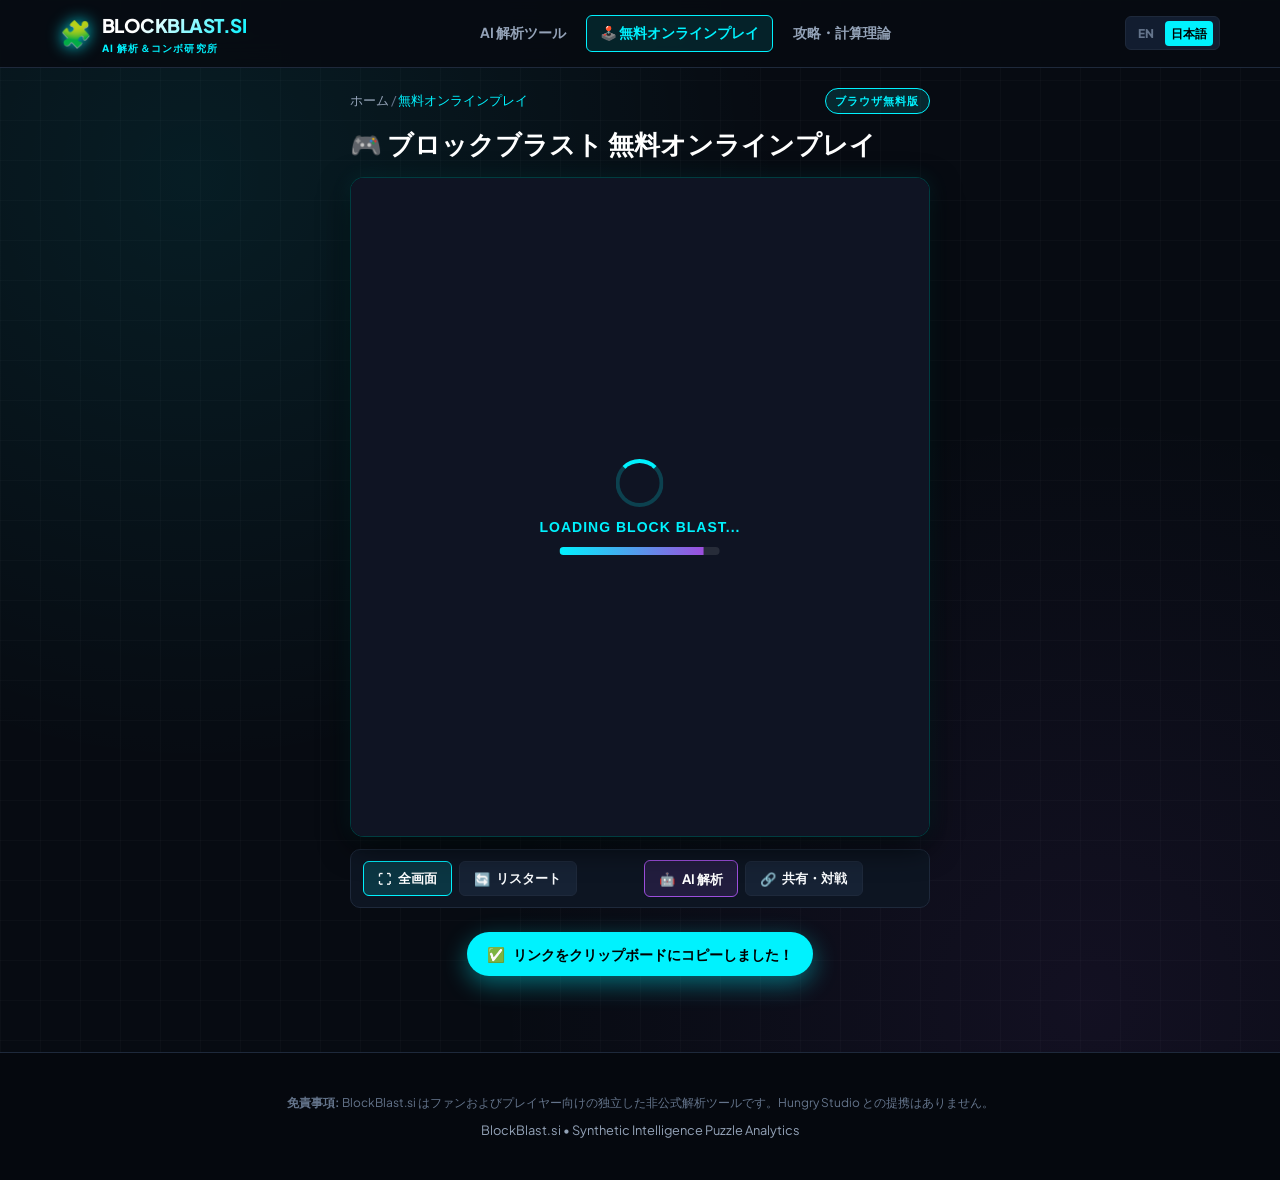
<file: ja/play-online/index.html>
<!DOCTYPE html>
<html lang="ja">
<head>
  <meta charset="UTF-8">
  <meta name="viewport" content="width=device-width, initial-scale=1.0">
  <title>ブロックブラスト 無料オンラインプレイ (インストール不要) - Block Blast Web</title>
  <meta name="description" content="ブロックブラスト（Block Blast）をブラウザで今すぐ無料プレイ！ダウンロード・登録不要。PC・スマホで8×8ブロックパズルと爽快コンボを楽しもう。">
  <meta name="keywords" content="ブロックブラスト 無料, ブロックブラスト オンライン, ブロックブラスト ブラウザ, block blast play free 日本語">
  
  <link rel="canonical" href="https://blockblast.si/ja/play-online/">
  <link rel="alternate" hreflang="en" href="https://blockblast.si/play-online/">
  <link rel="alternate" hreflang="ja" href="https://blockblast.si/ja/play-online/">
  
  <link rel="icon" href="data:image/svg+xml,<svg xmlns=%22http://www.w3.org/2000/svg%22 viewBox=%220 0 100 100%22><text y=%22.9em%22 font-size=%2290%22>🧩</text></svg>">

  <!-- Google Fonts -->
  <link rel="preconnect" href="https://fonts.googleapis.com">
  <link rel="preconnect" href="https://fonts.gstatic.com" crossorigin>
  <link href="https://fonts.googleapis.com/css2?family=Plus+Jakarta+Sans:wght@400;500;600;700;800;900&family=JetBrains+Mono:wght@600;700&display=swap" rel="stylesheet">
  
  <link rel="stylesheet" href="/style.css">
  <script defer src="/_site-analytics.js"></script>
</head>
<body>
  <!-- Header Bar -->
  <header class="site-header">
    <div class="header-content">
      <a href="/ja/" class="brand-logo">
        <span class="brand-icon">🧩</span>
        <div class="logo-text">
          <span class="brand-title">BLOCKBLAST.SI</span>
          <span class="brand-sub">AI 解析＆コンボ研究所</span>
        </div>
      </a>
      <nav class="top-nav" id="siteNav">
        <a href="/ja/" class="nav-link">AI 解析ツール</a>
        <a href="/ja/play-online/" class="nav-link active">🕹️ 無料オンラインプレイ</a>
        <a href="/how-it-works/" class="nav-link">攻略・計算理論</a>
      </nav>
      <div class="header-right">
        <div class="lang-switch">
          <a href="/play-online/" class="lang-btn">EN</a>
          <a href="/ja/play-online/" class="lang-btn active">日本語</a>
        </div>
        <button class="mobile-menu-toggle" id="menuToggle" aria-label="メニューを開閉">☰</button>
      </div>
    </div>
  </header>

  <!-- Main Container -->
  <main class="main-content">
    <div class="play-game-card">
      <!-- Breadcrumbs & Title Bar -->
      <div style="display: flex; justify-content: space-between; align-items: center; margin-bottom: 0.65rem;">
        <div style="font-size: 0.8rem; color: var(--text-dim);">
          <a href="/ja/" style="color: var(--text-muted); text-decoration: none;">ホーム</a> / <span style="color: var(--primary-accent);">無料オンラインプレイ</span>
        </div>
        <span class="badge-tag" style="margin: 0; padding: 0.2rem 0.6rem; font-size: 0.68rem;">ブラウザ無料版</span>
      </div>

      <h1 style="font-size: clamp(1.2rem, 3vw, 1.6rem); font-weight: 900; color: #fff; margin-bottom: 0.75rem; display: flex; align-items: center; gap: 0.4rem;">
        🎮 ブロックブラスト 無料オンラインプレイ
      </h1>

      <!-- Embedded Game Wrapper -->
      <div id="gameWrapper" class="game-iframe-wrapper">
        <iframe id="gameIframe" src="/game/" title="Block Blast Free Play Online" allow="fullscreen; autoplay" scrolling="no" loading="lazy"></iframe>
      </div>

      <!-- Arcade Action Toolbar -->
      <div class="game-action-toolbar">
        <div class="toolbar-group">
          <button id="fullscreenBtn" class="btn-secondary" type="button" title="全画面表示" style="background: rgba(0, 242, 254, 0.15); border-color: var(--primary-accent); color: #fff;">
            <span>⛶</span> 全画面
          </button>
          <button id="restartBtn" class="btn-secondary" type="button" title="ゲームをリスタート">
            <span>🔄</span> リスタート
          </button>
        </div>
        <div class="toolbar-group">
          <a href="/ja/" class="btn-secondary" style="text-decoration: none; background: rgba(157, 78, 221, 0.15); border-color: var(--accent-purple); color: #fff;">
            <span>🤖</span> AI 解析
          </a>
          <button id="shareBtn" class="btn-secondary" type="button" title="友だちにシェア">
            <span>🔗</span> 共有・対戦
          </button>
        </div>
      </div>
    </div>
  </main>

  <!-- Share Modal Popup -->
  <div id="shareModal" class="share-modal-overlay" role="dialog" aria-modal="true" aria-labelledby="shareModalTitle">
    <div class="share-modal-card">
      <div class="share-modal-header">
        <h3 id="shareModalTitle" class="share-modal-title"><span>🚀</span> ブロックブラストを共有する</h3>
        <button id="closeShareModal" class="share-close-btn" aria-label="閉じる">×</button>
      </div>
      <p style="font-size: 0.85rem; color: var(--text-muted); margin-bottom: 1rem;">
        ハイスコアに挑戦！友だちにURLを共有してパズル対戦を楽しもう。
      </p>
      <div class="share-link-box">
        <input id="shareLinkInput" class="share-link-input" type="text" readonly value="https://blockblast.si/ja/play-online/">
        <button id="copyShareLinkBtn" class="btn-secondary" style="background: var(--primary-accent); color: #000; font-weight: 800; border: none; white-space: nowrap;">
          コピー
        </button>
      </div>
      <div class="share-social-grid">
        <a id="shareTwitter" class="share-social-btn" href="#" target="_blank" rel="noopener">
          <span class="soc-icon">𝕏</span>
          <span>X / Twitter</span>
        </a>
        <a id="shareLine" class="share-social-btn" href="#" target="_blank" rel="noopener">
          <span class="soc-icon">🟢</span>
          <span>LINE</span>
        </a>
        <a id="shareWhatsApp" class="share-social-btn" href="#" target="_blank" rel="noopener">
          <span class="soc-icon">💬</span>
          <span>WhatsApp</span>
        </a>
        <a id="shareReddit" class="share-social-btn" href="#" target="_blank" rel="noopener">
          <span class="soc-icon">👾</span>
          <span>Reddit</span>
        </a>
      </div>
    </div>
  </div>

  <!-- Toast Notification -->
  <div id="toastNotice" class="toast-notice">
    <span>✅</span>
    <span id="toastText">リンクをクリップボードにコピーしました！</span>
  </div>

  <!-- Site Footer -->
  <footer class="site-footer">
    <div class="footer-content">
      <p class="disclaimer-text">
        <strong>免責事項:</strong> BlockBlast.si はファンおよびプレイヤー向けの独立した非公式解析ツールです。Hungry Studio との提携はありません。
      </p>
      <p class="copyright-sub">BlockBlast.si • Synthetic Intelligence Puzzle Analytics</p>
    </div>
  </footer>

  <script>
    // Navigation Toggle for Mobile
    const menuToggle = document.getElementById('menuToggle');
    const siteNav = document.getElementById('siteNav');
    if (menuToggle && siteNav) {
      menuToggle.addEventListener('click', () => {
        siteNav.classList.toggle('open');
      });
    }

    const gameWrapper = document.getElementById('gameWrapper');
    const gameIframe = document.getElementById('gameIframe');
    const fullscreenBtn = document.getElementById('fullscreenBtn');
    const restartBtn = document.getElementById('restartBtn');
    const shareBtn = document.getElementById('shareBtn');
    const shareModal = document.getElementById('shareModal');
    const closeShareModal = document.getElementById('closeShareModal');
    const copyShareLinkBtn = document.getElementById('copyShareLinkBtn');
    const shareLinkInput = document.getElementById('shareLinkInput');
    const toastNotice = document.getElementById('toastNotice');
    const toastText = document.getElementById('toastText');

    function showToast(msg) {
      if (!toastNotice) return;
      toastText.textContent = msg;
      toastNotice.classList.add('show');
      setTimeout(() => {
        toastNotice.classList.remove('show');
      }, 2500);
    }

    if (fullscreenBtn && gameWrapper) {
      fullscreenBtn.addEventListener('click', () => {
        if (gameWrapper.requestFullscreen) {
          gameWrapper.requestFullscreen();
        } else if (gameWrapper.webkitRequestFullscreen) {
          gameWrapper.webkitRequestFullscreen();
        }
      });
    }

    if (restartBtn && gameIframe) {
      restartBtn.addEventListener('click', () => {
        const src = gameIframe.src;
        gameIframe.src = '';
        setTimeout(() => { gameIframe.src = src; }, 100);
      });
    }

    // Japanese Sharing System
    const shareUrl = window.location.href;
    const shareTitle = 'ブロックブラスト 無料オンラインプレイ (インストール不要) - BlockBlast.si';
    const shareDesc = 'ブラウザで遊べる無料ブロックブラスト！ハイスコア勝負しよう🎮✨';

    if (shareLinkInput) {
      shareLinkInput.value = shareUrl;
    }

    const shareTwitter = document.getElementById('shareTwitter');
    const shareLine = document.getElementById('shareLine');
    const shareWhatsApp = document.getElementById('shareWhatsApp');
    const shareReddit = document.getElementById('shareReddit');

    if (shareTwitter) shareTwitter.href = `https://twitter.com/intent/tweet?text=${encodeURIComponent(shareDesc)}&url=${encodeURIComponent(shareUrl)}`;
    if (shareLine) shareLine.href = `https://social-plugins.line.me/lineit/share?url=${encodeURIComponent(shareUrl)}`;
    if (shareWhatsApp) shareWhatsApp.href = `https://api.whatsapp.com/send?text=${encodeURIComponent(shareDesc + ' ' + shareUrl)}`;
    if (shareReddit) shareReddit.href = `https://reddit.com/submit?url=${encodeURIComponent(shareUrl)}&title=${encodeURIComponent(shareTitle)}`;

    if (shareBtn) {
      shareBtn.addEventListener('click', async () => {
        if (navigator.share && /mobile|android|iphone|ipad/i.test(navigator.userAgent)) {
          try {
            await navigator.share({
              title: shareTitle,
              text: shareDesc,
              url: shareUrl
            });
            return;
          } catch (e) {
            // User dismissed
          }
        }
        if (shareModal) shareModal.classList.add('open');
      });
    }

    if (closeShareModal && shareModal) {
      closeShareModal.addEventListener('click', () => {
        shareModal.classList.remove('open');
      });
      shareModal.addEventListener('click', (e) => {
        if (e.target === shareModal) shareModal.classList.remove('open');
      });
    }

    if (copyShareLinkBtn && shareLinkInput) {
      copyShareLinkBtn.addEventListener('click', () => {
        navigator.clipboard.writeText(shareLinkInput.value).then(() => {
          copyShareLinkBtn.textContent = '完了! 🎉';
          showToast('リンクをコピーしました！');
          setTimeout(() => { copyShareLinkBtn.textContent = 'コピー'; }, 2000);
        });
      });
    }
  </script>
</body>
</html>
</file>
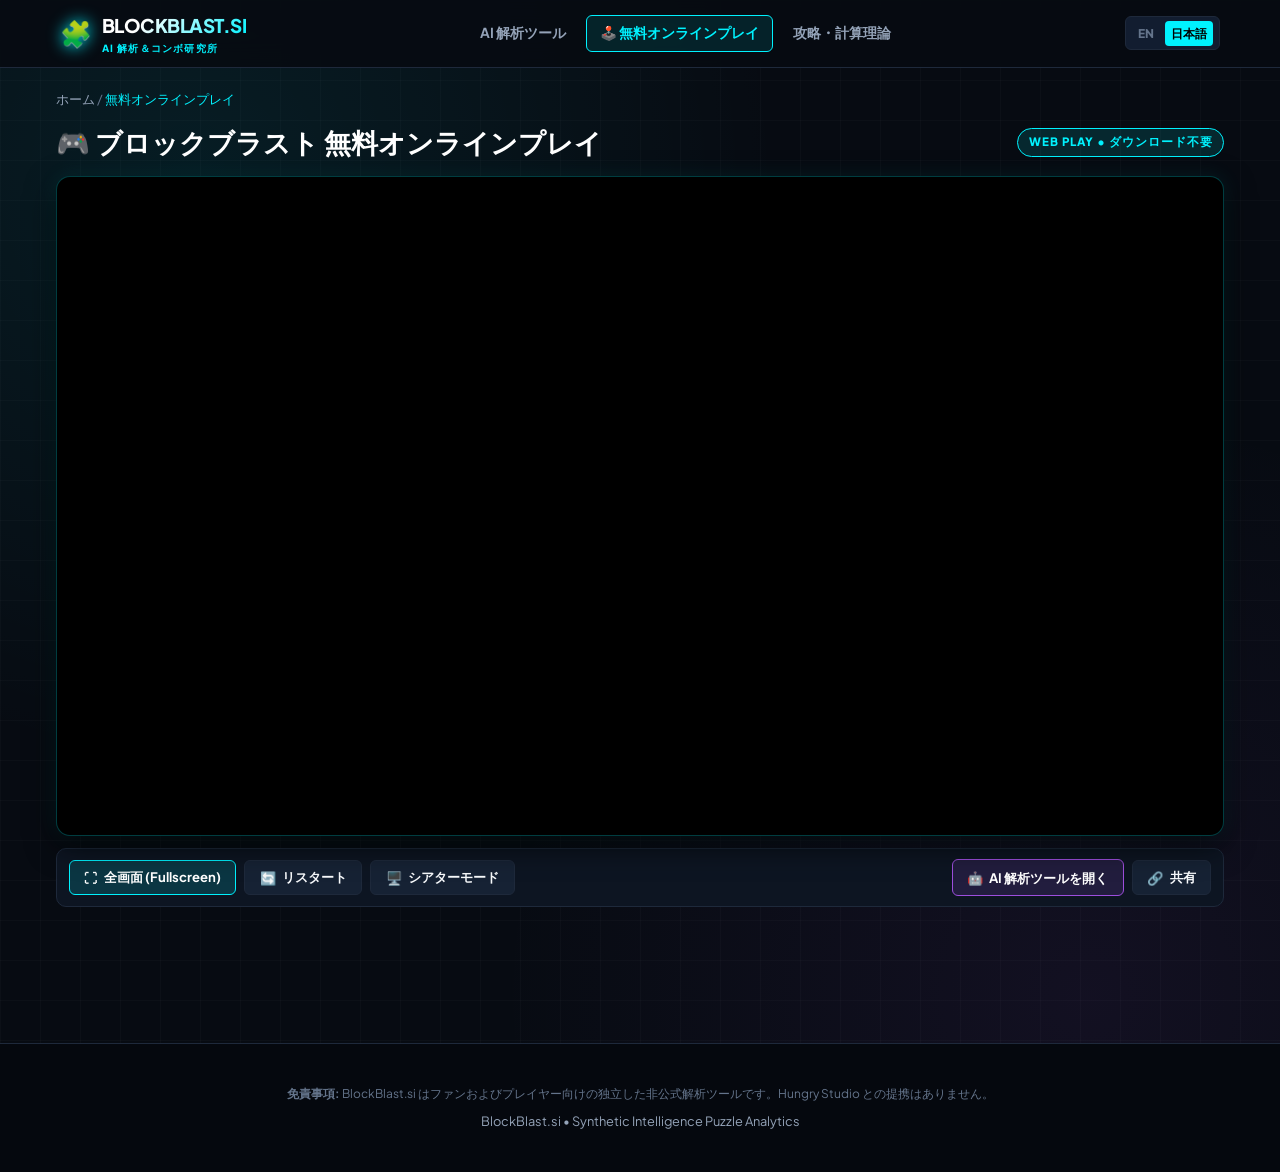
<file: ja/play/index.html>
<!DOCTYPE html>
<html lang="ja">
<head>
  <meta charset="UTF-8">
  <meta name="viewport" content="width=device-width, initial-scale=1.0">
  <title>ブロックブラスト 無料オンラインプレイ (インストール不要) - Block Blast Web</title>
  <meta name="description" content="ブロックブラスト（Block Blast）をブラウザで今すぐ無料プレイ！ダウンロード・登録不要。PC・スマホで8×8ブロックパズルと爽快コンボを楽しもう。">
  <meta name="keywords" content="ブロックブラスト 無料, ブロックブラスト オンライン, ブロックブラスト ブラウザ, block blast play free 日本語">
  
  <link rel="canonical" href="https://blockblast.si/ja/play/">
  <link rel="alternate" hreflang="en" href="https://blockblast.si/play/">
  <link rel="alternate" hreflang="ja" href="https://blockblast.si/ja/play/">
  
  <link rel="icon" href="data:image/svg+xml,<svg xmlns=%22http://www.w3.org/2000/svg%22 viewBox=%220 0 100 100%22><text y=%22.9em%22 font-size=%2290%22>🧩</text></svg>">

  <!-- Google Fonts -->
  <link rel="preconnect" href="https://fonts.googleapis.com">
  <link rel="preconnect" href="https://fonts.gstatic.com" crossorigin>
  <link href="https://fonts.googleapis.com/css2?family=Plus+Jakarta+Sans:wght@400;500;600;700;800;900&family=JetBrains+Mono:wght@600;700&display=swap" rel="stylesheet">
  
  <link rel="stylesheet" href="/style.css">
</head>
<body>
  <!-- Header Bar -->
  <header class="site-header">
    <div class="header-content">
      <a href="/ja/" class="brand-logo">
        <span class="brand-icon">🧩</span>
        <div class="logo-text">
          <span class="brand-title">BLOCKBLAST.SI</span>
          <span class="brand-sub">AI 解析＆コンボ研究所</span>
        </div>
      </a>
      <nav class="top-nav">
        <a href="/ja/" class="nav-link">AI 解析ツール</a>
        <a href="/ja/play/" class="nav-link active">🕹️ 無料オンラインプレイ</a>
        <a href="/how-it-works/" class="nav-link">攻略・計算理論</a>
      </nav>
      <div class="lang-switch">
        <a href="/play/" class="lang-btn">EN</a>
        <a href="/ja/play/" class="lang-btn active">日本語</a>
      </div>
    </div>
  </header>

  <!-- Main Container -->
  <main class="main-content">
    <div style="font-size: 0.82rem; color: var(--text-dim); margin-bottom: 0.75rem;">
      <a href="/ja/" style="color: var(--text-muted); text-decoration: none;">ホーム</a> / <span style="color: var(--primary-accent);">無料オンラインプレイ</span>
    </div>

    <!-- Title Bar -->
    <div style="display: flex; justify-content: space-between; align-items: center; flex-wrap: wrap; gap: 0.5rem; margin-bottom: 0.75rem;">
      <h1 style="font-size: clamp(1.3rem, 3vw, 1.7rem); font-weight: 900; color: #fff; margin: 0; display: flex; align-items: center; gap: 0.5rem;">
        🎮 ブロックブラスト 無料オンラインプレイ
      </h1>
      <span class="badge-tag" style="margin: 0; padding: 0.25rem 0.65rem; font-size: 0.72rem;">WEB PLAY • ダウンロード不要</span>
    </div>

    <!-- Embedded Game Wrapper -->
    <div id="gameWrapper" class="game-iframe-wrapper">
      <iframe id="gameIframe" src="https://blockblast2.github.io/" title="Block Blast Free Play Online" allow="fullscreen; autoplay" scrolling="no" loading="lazy"></iframe>
    </div>

    <!-- Arcade Action Toolbar -->
    <div class="game-action-toolbar">
      <div style="display: flex; gap: 0.5rem; flex-wrap: wrap;">
        <button id="fullscreenBtn" class="btn-secondary" type="button" title="全画面表示" style="background: rgba(0, 242, 254, 0.15); border-color: var(--primary-accent); color: #fff;">
          <span>⛶</span> 全画面 (Fullscreen)
        </button>
        <button id="restartBtn" class="btn-secondary" type="button" title="ゲームをリスタート">
          <span>🔄</span> リスタート
        </button>
        <button id="theaterBtn" class="btn-secondary" type="button" title="ワイド表示">
          <span>🖥️</span> シアターモード
        </button>
      </div>

      <div style="display: flex; gap: 0.5rem; flex-wrap: wrap; align-items: center;">
        <a href="/ja/" class="btn-secondary" style="text-decoration: none; background: rgba(157, 78, 221, 0.15); border-color: var(--accent-purple); color: #fff;">
          <span>🤖</span> AI 解析ツールを開く
        </a>
        <button id="shareBtn" class="btn-secondary" type="button">
          <span>🔗</span> 共有
        </button>
      </div>
    </div>
  </main>

  <!-- Site Footer -->
  <footer class="site-footer">
    <div class="footer-content">
      <p class="disclaimer-text">
        <strong>免責事項:</strong> BlockBlast.si はファンおよびプレイヤー向けの独立した非公式解析ツールです。Hungry Studio との提携はありません。
      </p>
      <p class="copyright-sub">BlockBlast.si • Synthetic Intelligence Puzzle Analytics</p>
    </div>
  </footer>

  <script>
    const gameWrapper = document.getElementById('gameWrapper');
    const gameIframe = document.getElementById('gameIframe');
    const fullscreenBtn = document.getElementById('fullscreenBtn');
    const restartBtn = document.getElementById('restartBtn');
    const theaterBtn = document.getElementById('theaterBtn');
    const shareBtn = document.getElementById('shareBtn');

    if (fullscreenBtn && gameWrapper) {
      fullscreenBtn.addEventListener('click', () => {
        if (gameWrapper.requestFullscreen) {
          gameWrapper.requestFullscreen();
        } else if (gameWrapper.webkitRequestFullscreen) {
          gameWrapper.webkitRequestFullscreen();
        }
      });
    }

    if (restartBtn && gameIframe) {
      restartBtn.addEventListener('click', () => {
        const src = gameIframe.src;
        gameIframe.src = '';
        setTimeout(() => { gameIframe.src = src; }, 100);
      });
    }

    if (theaterBtn) {
      theaterBtn.addEventListener('click', () => {
        document.body.classList.toggle('theater-active');
      });
    }

    if (shareBtn) {
      shareBtn.addEventListener('click', () => {
        navigator.clipboard.writeText(window.location.href).then(() => {
          shareBtn.innerHTML = '<span>✅</span> コピー完了!';
          setTimeout(() => { shareBtn.innerHTML = '<span>🔗</span> 共有'; }, 2000);
        });
      });
    }
  </script>
</body>
</html>
</file>
<file: style.css>
/* ==========================================================================
   BLOCKBLAST.SI - Ultra-Modern Cyberpunk & AI Analytics Theme
   ========================================================================== */

:root {
  --bg-main: #070b12;
  --bg-card: #0d1522;
  --bg-card-hover: #121d30;
  --bg-grid: #080e18;
  
  --primary-accent: #00f2fe;    /* Electric Cyan */
  --primary-glow: rgba(0, 242, 254, 0.35);
  --secondary-accent: #4facfe;  /* Neon Blue */
  --accent-purple: #9d4edd;     /* Cyber Purple */
  --accent-gold: #ffb703;       /* Warning Gold */
  --accent-green: #10b981;      /* Success Emerald */
  --accent-red: #ef4444;        /* Danger / Occupied Cell */
  
  --text-main: #f8fafc;
  --text-muted: #94a3b8;
  --text-dim: #64748b;
  
  --border-color: #1e293b;
  --border-glow: rgba(0, 242, 254, 0.25);
  
  --font-sans: 'Plus Jakarta Sans', -apple-system, BlinkMacSystemFont, "Segoe UI", Roboto, sans-serif;
  --font-mono: 'JetBrains Mono', monospace;
  
  --step-1-color: #00f2fe;
  --step-2-color: #ffb703;
  --step-3-color: #9d4edd;
}

*, *::before, *::after {
  box-sizing: border-box;
  margin: 0;
  padding: 0;
}

body {
  font-family: var(--font-sans);
  background-color: var(--bg-main);
  color: var(--text-main);
  line-height: 1.6;
  background-image: 
    radial-gradient(circle at 15% 15%, rgba(0, 242, 254, 0.08) 0%, transparent 40%),
    radial-gradient(circle at 85% 85%, rgba(157, 78, 221, 0.08) 0%, transparent 40%),
    linear-gradient(rgba(255, 255, 255, 0.02) 1px, transparent 1px),
    linear-gradient(90deg, rgba(255, 255, 255, 0.02) 1px, transparent 1px);
  background-size: 100% 100%, 100% 100%, 40px 40px, 40px 40px;
  min-height: 100vh;
}

/* Header & Navbar */
.site-header {
  background: rgba(7, 11, 18, 0.92);
  backdrop-filter: blur(14px);
  -webkit-backdrop-filter: blur(14px);
  border-bottom: 1px solid var(--border-color);
  position: sticky;
  top: 0;
  z-index: 100;
}

.header-content {
  max-width: 1200px;
  margin: 0 auto;
  padding: 0.65rem 1.25rem;
  display: flex;
  justify-content: space-between;
  align-items: center;
  gap: 0.75rem;
  position: relative;
}

.brand-logo {
  display: flex;
  align-items: center;
  gap: 0.6rem;
  text-decoration: none;
  color: #fff;
  flex-shrink: 0;
}

.brand-icon {
  font-size: 1.6rem;
  filter: drop-shadow(0 0 8px var(--primary-accent));
}

.brand-title {
  font-size: 1.18rem;
  font-weight: 900;
  letter-spacing: -0.5px;
  background: linear-gradient(135deg, #fff 30%, var(--primary-accent) 100%);
  -webkit-background-clip: text;
  -webkit-text-fill-color: transparent;
}

.brand-sub {
  font-size: 0.62rem;
  font-weight: 800;
  letter-spacing: 1.2px;
  color: var(--primary-accent);
  display: block;
}

.header-right {
  display: flex;
  align-items: center;
  gap: 0.6rem;
}

.top-nav {
  display: flex;
  align-items: center;
  gap: 0.4rem;
}

.nav-link {
  color: var(--text-muted);
  text-decoration: none;
  font-size: 0.86rem;
  font-weight: 700;
  padding: 0.4rem 0.8rem;
  border-radius: 6px;
  transition: all 0.2s ease;
  border: 1px solid transparent;
  white-space: nowrap;
}

.nav-link:hover {
  color: #fff;
  background: rgba(255, 255, 255, 0.05);
  border-color: var(--border-color);
}

.nav-link.active {
  color: var(--primary-accent);
  background: rgba(0, 242, 254, 0.1);
  border-color: var(--primary-accent);
}

.lang-switch {
  display: flex;
  align-items: center;
  gap: 0.25rem;
  background: #121d30;
  padding: 0.2rem 0.35rem;
  border-radius: 6px;
  border: 1px solid var(--border-color);
  font-size: 0.75rem;
  font-weight: 800;
}

.lang-btn {
  color: var(--text-dim);
  text-decoration: none;
  padding: 0.2rem 0.4rem;
  border-radius: 4px;
}

.lang-btn.active {
  background: var(--primary-accent);
  color: #000;
}

/* Mobile Menu Toggle Button */
.mobile-menu-toggle {
  display: none;
  background: #121d30;
  border: 1px solid var(--border-color);
  color: #fff;
  width: 36px;
  height: 36px;
  border-radius: 6px;
  align-items: center;
  justify-content: center;
  font-size: 1.1rem;
  cursor: pointer;
  transition: all 0.2s;
}

.mobile-menu-toggle:hover {
  border-color: var(--primary-accent);
  color: var(--primary-accent);
}

@media (max-width: 768px) {
  .brand-sub {
    display: none;
  }
  .brand-title {
    font-size: 1.05rem;
  }
  .mobile-menu-toggle {
    display: inline-flex;
  }
  .top-nav {
    display: none;
    position: absolute;
    top: 100%;
    left: 0;
    right: 0;
    background: #090e17f8;
    backdrop-filter: blur(16px);
    -webkit-backdrop-filter: blur(16px);
    border-bottom: 1px solid var(--border-color);
    padding: 0.75rem 1.25rem 1.25rem 1.25rem;
    flex-direction: column;
    gap: 0.5rem;
    box-shadow: 0 15px 35px rgba(0, 0, 0, 0.8);
    z-index: 999;
  }
  .top-nav.open {
    display: flex;
  }
  .top-nav .nav-link {
    width: 100%;
    text-align: center;
    padding: 0.65rem 1rem;
    font-size: 0.95rem;
  }
}

/* Main Container */
.main-content {
  max-width: 1200px;
  margin: 0 auto;
  padding: 1.25rem 1rem 3rem 1rem;
}

/* Hero Section */
.hero-section {
  text-align: center;
  margin-bottom: 2.5rem;
}

.badge-tag {
  display: inline-flex;
  align-items: center;
  gap: 0.4rem;
  background: rgba(0, 242, 254, 0.12);
  border: 1px solid var(--primary-accent);
  color: var(--primary-accent);
  font-size: 0.75rem;
  font-weight: 800;
  padding: 0.3rem 0.85rem;
  border-radius: 50px;
  margin-bottom: 1rem;
  text-transform: uppercase;
  letter-spacing: 1px;
}

.hero-title {
  font-size: clamp(1.8rem, 4vw, 2.75rem);
  font-weight: 900;
  letter-spacing: -0.03em;
  line-height: 1.15;
  color: #fff;
  margin-bottom: 0.75rem;
}

.hero-sub {
  font-size: clamp(0.95rem, 2vw, 1.15rem);
  color: var(--text-muted);
  max-width: 750px;
  margin: 0 auto 1.5rem auto;
}

/* Tab Switcher for Solver Modes */
.solver-tabs {
  display: flex;
  justify-content: center;
  gap: 0.75rem;
  margin-bottom: 1.5rem;
  flex-wrap: wrap;
}

.tab-btn {
  background: var(--bg-card);
  border: 1px solid var(--border-color);
  color: var(--text-muted);
  padding: 0.65rem 1.25rem;
  border-radius: 8px;
  font-size: 0.92rem;
  font-weight: 800;
  cursor: pointer;
  display: inline-flex;
  align-items: center;
  gap: 0.5rem;
  transition: all 0.2s ease;
  font-family: inherit;
}

.tab-btn:hover {
  border-color: var(--primary-accent);
  color: #fff;
}

.tab-btn.active {
  background: linear-gradient(135deg, rgba(0, 242, 254, 0.2), rgba(157, 78, 221, 0.2));
  border-color: var(--primary-accent);
  color: #fff;
  box-shadow: 0 0 15px var(--primary-glow);
}

/* Workspace Grid (Left: Board / Right: Pieces & Solution) */
.solver-workspace {
  display: grid;
  grid-template-columns: 1fr;
  gap: 2rem;
  margin-bottom: 3rem;
}

@media (min-width: 900px) {
  .solver-workspace {
    grid-template-columns: 1.1fr 0.9fr;
  }
}

/* Card Container */
.solver-card {
  background: var(--bg-card);
  border: 1px solid var(--border-color);
  border-radius: 14px;
  padding: 1.5rem;
  box-shadow: 0 15px 35px rgba(0, 0, 0, 0.4);
}

.card-header-flex {
  display: flex;
  justify-content: space-between;
  align-items: center;
  margin-bottom: 1rem;
  flex-wrap: wrap;
  gap: 0.5rem;
}

.card-title {
  font-size: 1.15rem;
  font-weight: 800;
  color: #fff;
  display: flex;
  align-items: center;
  gap: 0.5rem;
}

/* 8x8 Grid Styles */
.board-container {
  display: flex;
  flex-direction: column;
  align-items: center;
  gap: 1rem;
}

.grid-8x8 {
  display: grid;
  grid-template-columns: repeat(8, 1fr);
  grid-template-rows: repeat(8, 1fr);
  gap: 4px;
  width: 100%;
  max-width: 420px;
  aspect-ratio: 1 / 1;
  background: var(--bg-grid);
  padding: 8px;
  border-radius: 10px;
  border: 2px solid var(--border-color);
  box-shadow: inset 0 0 20px rgba(0, 0, 0, 0.6);
  user-select: none;
}

.grid-cell {
  background: #152238;
  border-radius: 4px;
  cursor: pointer;
  transition: background-color 0.15s ease, transform 0.1s ease, box-shadow 0.15s ease;
  position: relative;
  display: flex;
  align-items: center;
  justify-content: center;
  font-weight: 900;
  font-size: 0.8rem;
  font-family: var(--font-mono);
}

.grid-cell:hover {
  background: #203354;
  transform: scale(1.05);
  z-index: 2;
}

.grid-cell.occupied {
  background: linear-gradient(135deg, #f59e0b, #ef4444);
  box-shadow: 0 0 8px rgba(245, 158, 11, 0.4);
  border: 1px solid rgba(255, 255, 255, 0.2);
}

/* Step Highlights on Board */
.grid-cell.highlight-step-1 {
  background: linear-gradient(135deg, #00f2fe, #4facfe) !important;
  box-shadow: 0 0 12px rgba(0, 242, 254, 0.7) !important;
  color: #000;
  animation: pulse-step 1.5s infinite;
}

.grid-cell.highlight-step-2 {
  background: linear-gradient(135deg, #ffb703, #fb8500) !important;
  box-shadow: 0 0 12px rgba(255, 183, 3, 0.7) !important;
  color: #000;
  animation: pulse-step 1.5s infinite 0.2s;
}

.grid-cell.highlight-step-3 {
  background: linear-gradient(135deg, #9d4edd, #7b2cbf) !important;
  box-shadow: 0 0 12px rgba(157, 78, 221, 0.7) !important;
  color: #fff;
  animation: pulse-step 1.5s infinite 0.4s;
}

@keyframes pulse-step {
  0%, 100% { transform: scale(1); }
  50% { transform: scale(1.06); filter: brightness(1.2); }
}

.grid-actions {
  display: flex;
  gap: 0.5rem;
  flex-wrap: wrap;
  justify-content: center;
}

/* Piece Selector Tray */
.pieces-container {
  display: flex;
  flex-direction: column;
  gap: 1rem;
}

.slot-list {
  display: grid;
  grid-template-columns: repeat(3, 1fr);
  gap: 0.75rem;
}

.piece-slot {
  background: #080e18;
  border: 2px dashed var(--border-color);
  border-radius: 10px;
  min-height: 110px;
  display: flex;
  flex-direction: column;
  align-items: center;
  justify-content: center;
  cursor: pointer;
  transition: all 0.2s ease;
  position: relative;
  padding: 0.5rem;
}

.piece-slot:hover {
  border-color: var(--primary-accent);
  background: rgba(0, 242, 254, 0.03);
}

.piece-slot.selected {
  border-color: var(--primary-accent);
  border-style: solid;
  box-shadow: 0 0 12px var(--primary-glow);
  background: rgba(0, 242, 254, 0.08);
}

.slot-label {
  position: absolute;
  top: 4px;
  left: 6px;
  font-size: 0.65rem;
  font-weight: 800;
  color: var(--text-dim);
  font-family: var(--font-mono);
}

.piece-preview-mini {
  display: grid;
  gap: 2px;
}

.mini-block {
  width: 14px;
  height: 14px;
  background: var(--primary-accent);
  border-radius: 2px;
}

/* Shape Picker Library Modal / Drawer */
.shape-library-box {
  background: #080e18;
  border: 1px solid var(--border-color);
  border-radius: 10px;
  padding: 1rem;
  margin-top: 1rem;
}

.shape-library-title {
  font-size: 0.85rem;
  font-weight: 800;
  color: var(--text-muted);
  margin-bottom: 0.75rem;
  display: flex;
  justify-content: space-between;
}

.shape-grid {
  display: grid;
  grid-template-columns: repeat(auto-fill, minmax(65px, 1fr));
  gap: 0.5rem;
  max-height: 190px;
  overflow-y: auto;
  padding-right: 4px;
}

.shape-choice-btn {
  background: #121d30;
  border: 1px solid var(--border-color);
  border-radius: 6px;
  padding: 0.5rem;
  cursor: pointer;
  display: flex;
  align-items: center;
  justify-content: center;
  transition: all 0.15s ease;
  min-height: 55px;
}

.shape-choice-btn:hover {
  background: #1c2e4c;
  border-color: var(--primary-accent);
  transform: scale(1.05);
}

/* Solve Button Primary */
.solve-btn {
  background: linear-gradient(135deg, #00f2fe, #4facfe);
  color: #000;
  border: none;
  padding: 0.85rem 1.75rem;
  border-radius: 8px;
  font-size: 1.05rem;
  font-weight: 900;
  cursor: pointer;
  display: inline-flex;
  align-items: center;
  justify-content: center;
  gap: 0.5rem;
  width: 100%;
  transition: all 0.25s ease;
  font-family: inherit;
  box-shadow: 0 4px 20px var(--primary-glow);
  margin-top: 1rem;
}

.solve-btn:hover {
  transform: translateY(-2px);
  box-shadow: 0 8px 25px rgba(0, 242, 254, 0.6);
  filter: brightness(1.1);
}

/* Solution Display Container */
.solution-panel {
  background: #080e18;
  border: 1px solid var(--border-glow);
  border-radius: 10px;
  padding: 1.25rem;
  margin-top: 1.25rem;
}

.solution-step-item {
  display: flex;
  align-items: center;
  gap: 0.75rem;
  padding: 0.6rem 0.8rem;
  border-radius: 6px;
  margin-bottom: 0.5rem;
  background: #0d1522;
  border: 1px solid var(--border-color);
}

.step-num-badge {
  font-family: var(--font-mono);
  font-size: 0.75rem;
  font-weight: 900;
  padding: 0.2rem 0.55rem;
  border-radius: 4px;
}

.badge-s1 { background: var(--step-1-color); color: #000; }
.badge-s2 { background: var(--step-2-color); color: #000; }
.badge-s3 { background: var(--step-3-color); color: #fff; }

.solution-step-text {
  font-size: 0.88rem;
  color: #fff;
  flex: 1;
}

.solution-step-stat {
  font-size: 0.75rem;
  font-weight: 700;
  color: var(--accent-green);
  font-family: var(--font-mono);
}

/* Drag & Drop Upload Zone */
.dropzone-box {
  border: 2px dashed var(--border-color);
  border-radius: 12px;
  padding: 2.5rem 1.5rem;
  text-align: center;
  cursor: pointer;
  transition: all 0.2s ease;
  background: #080e18;
}

.dropzone-box:hover, .dropzone-box.dragover {
  border-color: var(--primary-accent);
  background: rgba(0, 242, 254, 0.04);
}

.dropzone-icon {
  font-size: 2.5rem;
  margin-bottom: 0.5rem;
}

.dropzone-title {
  font-size: 1.1rem;
  font-weight: 800;
  color: #fff;
  margin-bottom: 0.25rem;
}

.dropzone-hint {
  font-size: 0.82rem;
  color: var(--text-dim);
}

/* Secondary Button */
.btn-secondary {
  background: #162234;
  color: var(--text-main);
  border: 1px solid var(--border-color);
  padding: 0.45rem 0.9rem;
  border-radius: 6px;
  font-size: 0.82rem;
  font-weight: 700;
  cursor: pointer;
  display: inline-flex;
  align-items: center;
  gap: 0.4rem;
  transition: all 0.15s ease;
  font-family: inherit;
}

.btn-secondary:hover {
  background: #1e304a;
  border-color: var(--primary-accent);
  color: #fff;
}

/* Play Game Arcade Container */
.play-game-card {
  max-width: 580px;
  margin: 0 auto 2rem auto;
}

.game-iframe-wrapper {
  position: relative;
  width: 100%;
  height: clamp(520px, 75vh, 660px);
  background: #000;
  border-radius: 14px;
  overflow: hidden;
  border: 1px solid var(--border-glow);
  box-shadow: 0 10px 30px rgba(0, 0, 0, 0.7), 0 0 20px rgba(0, 242, 254, 0.1);
  margin-bottom: 0.75rem;
}

.game-iframe-wrapper iframe {
  position: absolute;
  top: 0;
  left: 0;
  width: 100%;
  height: 100%;
  border: none;
}

.game-action-toolbar {
  background: var(--bg-card);
  border: 1px solid var(--border-color);
  border-radius: 10px;
  padding: 0.6rem 0.75rem;
  display: flex;
  justify-content: space-between;
  align-items: center;
  gap: 0.5rem;
  margin-bottom: 1.5rem;
}

.toolbar-group {
  display: flex;
  gap: 0.4rem;
  align-items: center;
  flex: 1;
}

@media (max-width: 600px) {
  .game-iframe-wrapper {
    height: clamp(480px, 68vh, 580px);
    border-radius: 10px;
  }
  .game-action-toolbar {
    display: grid;
    grid-template-columns: 1fr 1fr;
    gap: 0.5rem;
    padding: 0.6rem;
  }
  .toolbar-group {
    display: contents;
  }
  .toolbar-group .btn-secondary {
    width: 100%;
    justify-content: center;
    padding: 0.55rem 0.5rem;
    font-size: 0.8rem;
  }
}

/* Theater View */
.theater-active .play-game-card {
  max-width: 100% !important;
}
.theater-active .game-iframe-wrapper {
  height: 85vh !important;
  max-width: 100% !important;
}

.game-iframe-wrapper:fullscreen,
.game-iframe-wrapper:-webkit-full-screen {
  width: 100vw !important;
  height: 100vh !important;
  border-radius: 0 !important;
  border: none !important;
}

/* Toast Notification */
.toast-notice {
  position: fixed;
  bottom: 24px;
  left: 50%;
  transform: translateX(-50%) translateY(100px);
  background: #00f2fe;
  color: #000;
  font-weight: 800;
  font-size: 0.9rem;
  padding: 0.65rem 1.25rem;
  border-radius: 50px;
  box-shadow: 0 8px 25px rgba(0, 242, 254, 0.4);
  z-index: 9999;
  transition: transform 0.3s cubic-bezier(0.175, 0.885, 0.32, 1.275);
  pointer-events: none;
  display: flex;
  align-items: center;
  gap: 0.5rem;
}

.toast-notice.show {
  transform: translateX(-50%) translateY(0);
}

/* Share Modal Popup */
.share-modal-overlay {
  position: fixed;
  inset: 0;
  background: rgba(4, 7, 13, 0.85);
  backdrop-filter: blur(8px);
  -webkit-backdrop-filter: blur(8px);
  display: flex;
  align-items: center;
  justify-content: center;
  padding: 1rem;
  z-index: 10000;
  opacity: 0;
  visibility: hidden;
  transition: opacity 0.25s, visibility 0.25s;
}

.share-modal-overlay.open {
  opacity: 1;
  visibility: visible;
}

.share-modal-card {
  background: #0d1522;
  border: 1px solid var(--border-glow);
  border-radius: 16px;
  width: 100%;
  max-width: 440px;
  padding: 1.5rem;
  box-shadow: 0 20px 50px rgba(0, 0, 0, 0.8), 0 0 30px rgba(0, 242, 254, 0.15);
  position: relative;
  transform: scale(0.95);
  transition: transform 0.25s ease;
}

.share-modal-overlay.open .share-modal-card {
  transform: scale(1);
}

.share-modal-header {
  display: flex;
  justify-content: space-between;
  align-items: center;
  margin-bottom: 1rem;
}

.share-modal-title {
  font-size: 1.15rem;
  font-weight: 800;
  color: #fff;
  display: flex;
  align-items: center;
  gap: 0.5rem;
}

.share-close-btn {
  background: transparent;
  border: none;
  color: var(--text-muted);
  font-size: 1.5rem;
  cursor: pointer;
  line-height: 1;
  padding: 0.2rem;
  transition: color 0.15s;
}

.share-close-btn:hover {
  color: #fff;
}

.share-link-box {
  display: flex;
  gap: 0.5rem;
  margin-bottom: 1.25rem;
}

.share-link-input {
  flex: 1;
  background: #080e18;
  border: 1px solid var(--border-color);
  color: var(--primary-accent);
  padding: 0.6rem 0.85rem;
  border-radius: 8px;
  font-family: var(--font-mono);
  font-size: 0.82rem;
  outline: none;
}

.share-social-grid {
  display: grid;
  grid-template-columns: repeat(4, 1fr);
  gap: 0.6rem;
}

.share-social-btn {
  display: flex;
  flex-direction: column;
  align-items: center;
  justify-content: center;
  gap: 0.35rem;
  background: #121d30;
  border: 1px solid var(--border-color);
  color: var(--text-muted);
  text-decoration: none;
  padding: 0.75rem 0.4rem;
  border-radius: 8px;
  font-size: 0.75rem;
  font-weight: 700;
  transition: all 0.2s;
  cursor: pointer;
}

.share-social-btn:hover {
  background: #1a2a44;
  border-color: var(--primary-accent);
  color: #fff;
  transform: translateY(-2px);
}

.share-social-btn span.soc-icon {
  font-size: 1.35rem;
}

/* Content Articles & Guides */
.content-block {
  background: var(--bg-card);
  border: 1px solid var(--border-color);
  border-radius: 12px;
  padding: 2rem;
  margin-bottom: 2rem;
}

.content-block h2 {
  font-size: 1.55rem;
  font-weight: 900;
  color: #fff;
  margin-bottom: 0.75rem;
}

.content-block p {
  color: var(--text-muted);
  font-size: 0.95rem;
  margin-bottom: 1rem;
}

/* FAQ Accordion */
.faq-list {
  display: flex;
  flex-direction: column;
  gap: 0.75rem;
  margin-top: 1rem;
}

.faq-item {
  background: #080e18;
  border: 1px solid var(--border-color);
  border-radius: 8px;
  overflow: hidden;
}

.faq-question {
  padding: 1rem 1.25rem;
  font-size: 1rem;
  font-weight: 800;
  color: #fff;
  cursor: pointer;
  display: flex;
  justify-content: space-between;
  align-items: center;
}

.faq-question::-webkit-details-marker {
  display: none;
}

.faq-answer {
  padding: 0 1.25rem 1rem 1.25rem;
  color: var(--text-muted);
  font-size: 0.9rem;
  border-top: 1px solid rgba(255, 255, 255, 0.05);
  margin-top: 0.5rem;
  padding-top: 0.75rem;
}

/* Footer */
.site-footer {
  border-top: 1px solid var(--border-color);
  background: #05080e;
  padding: 2.5rem 1.5rem;
  text-align: center;
  margin-top: 4rem;
}

.footer-content {
  max-width: 900px;
  margin: 0 auto;
}

.disclaimer-text {
  font-size: 0.75rem;
  color: var(--text-dim);
  margin-bottom: 0.5rem;
}

.copyright-sub {
  font-size: 0.8rem;
  color: var(--text-muted);
}
</file>
